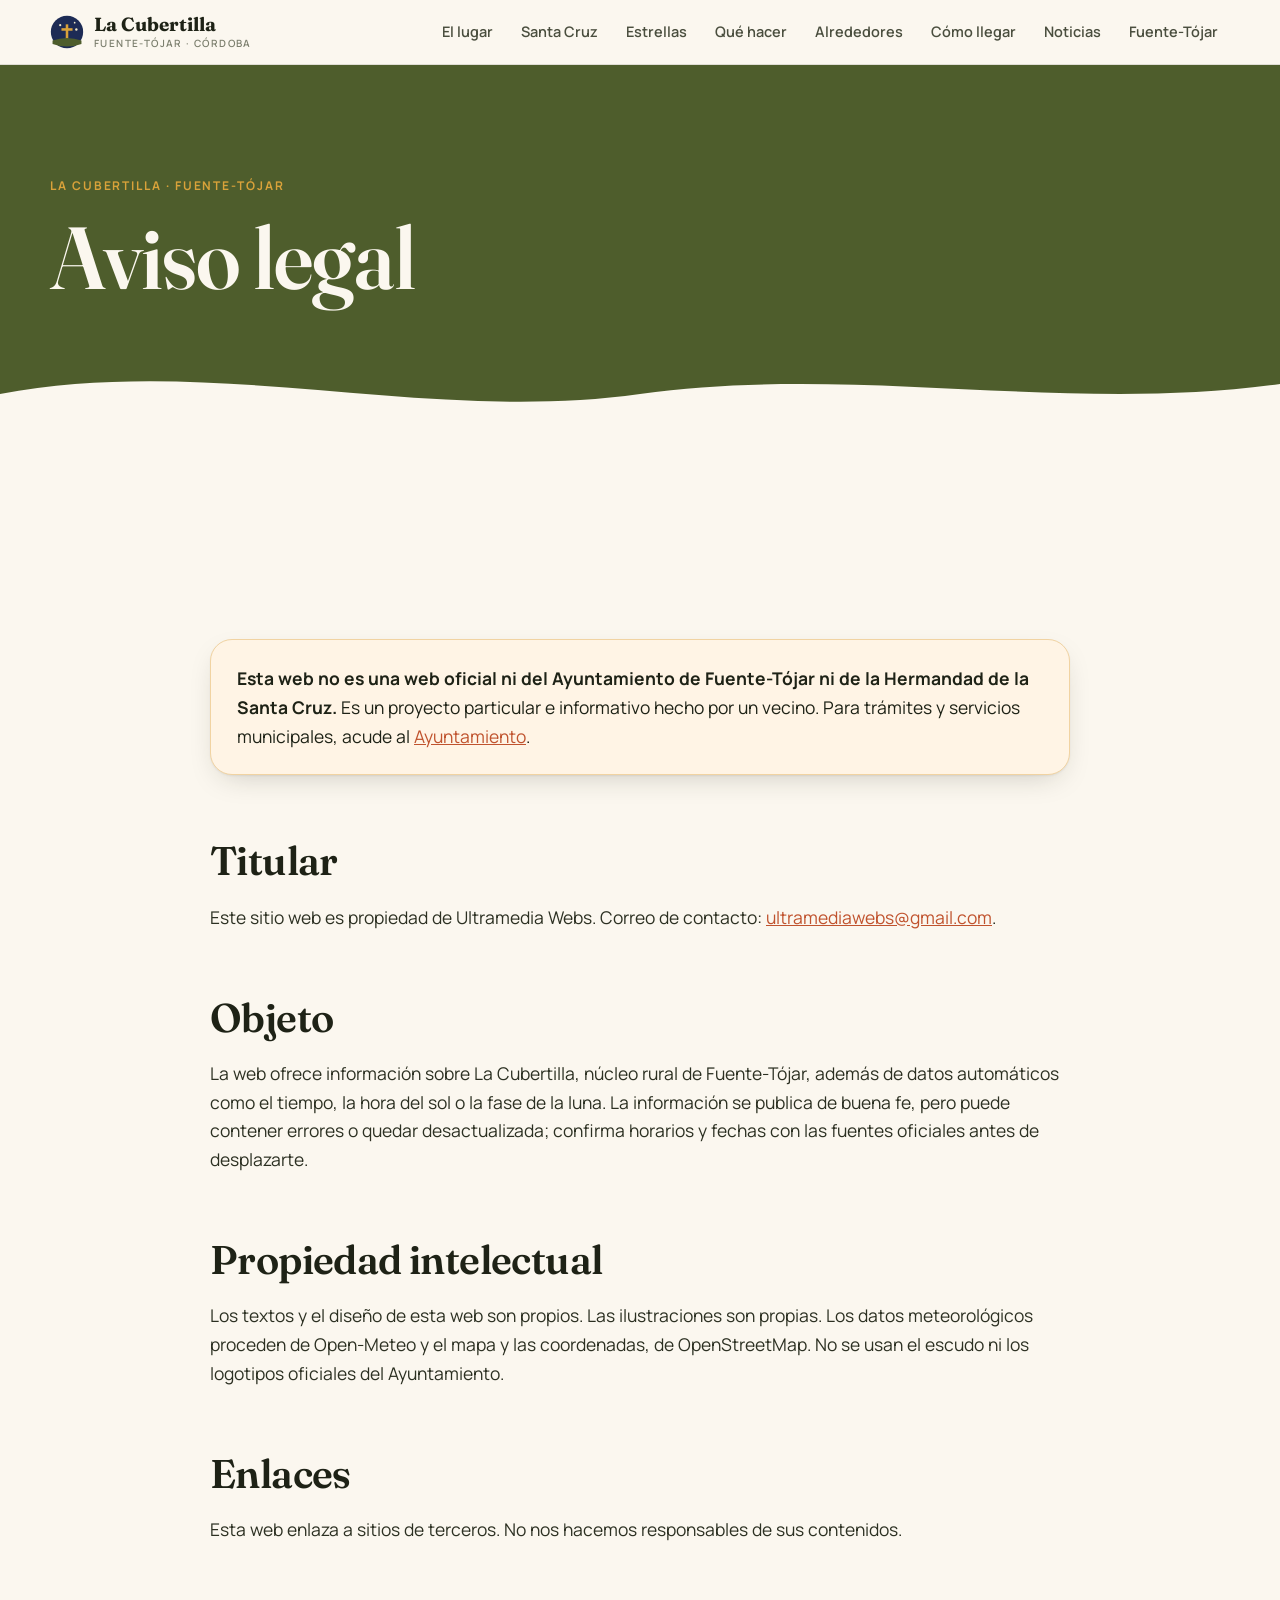
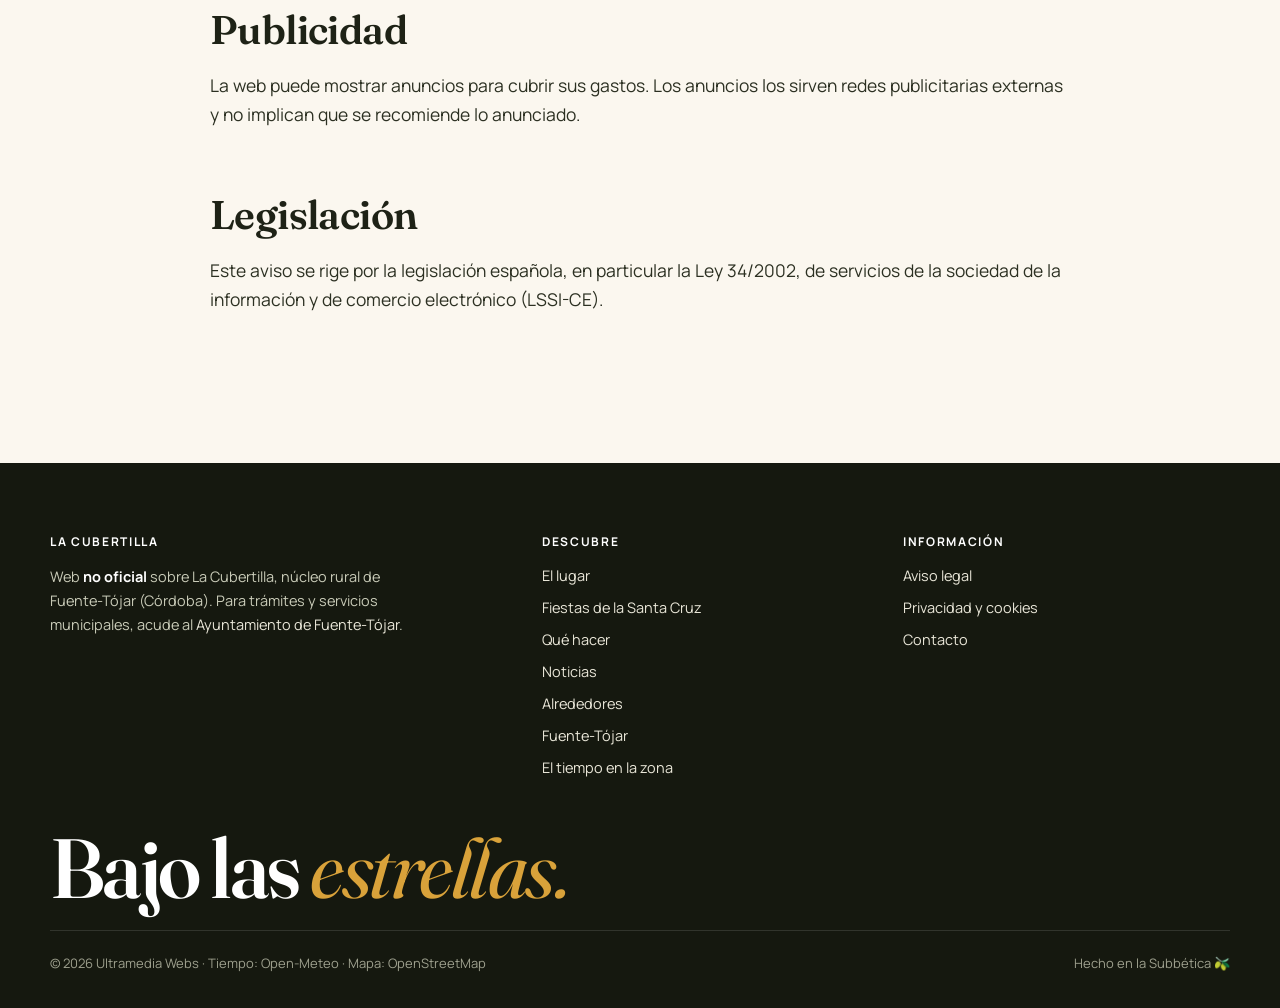
<file: aviso-legal.html>
<!doctype html>
<html lang="es">
<head>
<meta charset="utf-8">
<meta name="viewport" content="width=device-width, initial-scale=1">
<title>Aviso legal · La Cubertilla</title>
<meta name="description" content="Aviso legal de esta web no oficial sobre La Cubertilla.">
<link rel="canonical" href="https://lacubertilla.github.io/aviso-legal.html">
<meta name="theme-color" content="#4E5D2C">
<meta property="og:type" content="website"><meta property="og:locale" content="es_ES"><meta property="og:site_name" content="Fuente-Tójar">
<meta property="og:title" content="Aviso legal · La Cubertilla"><meta property="og:description" content="Aviso legal de esta web no oficial sobre La Cubertilla."><meta property="og:url" content="https://lacubertilla.github.io/aviso-legal.html">
<meta name="twitter:card" content="summary_large_image">
<link rel="icon" href="data:image/svg+xml,%3Csvg xmlns=%22http://www.w3.org/2000/svg%22 viewBox=%220 0 40 40%22%3E%3Ccircle cx=%2220%22 cy=%2220%22 r=%2219%22 fill=%22%234E5D2C%22/%3E%3Ccircle cx=%2226%22 cy=%2213%22 r=%225%22 fill=%22%23D9A23A%22/%3E%3C/svg%3E">
<link rel="preconnect" href="https://fonts.googleapis.com"><link rel="preconnect" href="https://fonts.gstatic.com" crossorigin>
<link rel="stylesheet" href="https://fonts.googleapis.com/css2?family=Fraunces:ital,opsz,wght@0,9..144,400;0,9..144,600;0,9..144,700;1,9..144,400&family=Manrope:wght@400;600;700;800&display=swap">
<link rel="stylesheet" href="style.css?v=2">
<script async src="https://www.googletagmanager.com/gtag/js?id=G-XZWJP9GYLJ"></script>
<script>window.dataLayer=window.dataLayer||[];function gtag(){dataLayer.push(arguments)}gtag('js',new Date());gtag('config','G-XZWJP9GYLJ');</script>
<script type="application/ld+json">{"@context": "https://schema.org", "@type": "WebPage", "name": "Aviso legal · La Cubertilla", "url": "https://lacubertilla.github.io/aviso-legal.html", "description": "Aviso legal de esta web no oficial sobre La Cubertilla.", "inLanguage": "es-ES", "about": {"@type": "Place", "name": "La Cubertilla", "geo": {"@type": "GeoCoordinates", "latitude": 37.5089, "longitude": -4.1104}, "address": {"@type": "PostalAddress", "postalCode": "14815", "addressLocality": "Fuente-Tójar", "addressRegion": "Córdoba", "addressCountry": "ES"}}}</script>
<meta name="google-site-verification" content="naZY6HhB4BbUj_WLA6-Zdoc7PAwBKfLJXDmpx7hf-X0">

</head>
<body>

<header class="ft-top">
  <div class="wrap">
    <a class="ft-logo" href="./">
      <svg viewBox="0 0 40 40" aria-hidden="true"><circle cx="20" cy="20" r="19" fill="#1D2B55"/><circle cx="12" cy="12" r="1.3" fill="#F1E9C9"/><circle cx="29" cy="9" r="1" fill="#F1E9C9"/><circle cx="31" cy="17" r="1.4" fill="#F1E9C9"/><rect x="18.5" y="11" width="3" height="18" fill="#D9A23A"/><rect x="13.5" y="15.5" width="13" height="3" fill="#D9A23A"/><path d="M3 30 Q20 24 37 30 L37 34 Q20 40 3 34Z" fill="#4E5D2C"/></svg>
      <span>La Cubertilla<small>Fuente-Tójar · Córdoba</small></span>
    </a>
    <button class="ft-burger" type="button" aria-label="Abrir menú">Menú</button>
    <ul class="ft-menu">
      <li><a href="./#lugar">El lugar</a></li>
      <li><a href="fiestas-santa-cruz.html">Santa Cruz</a></li>
      <li><a href="./#estrellas-blk">Estrellas</a></li>
      <li><a href="que-hacer.html">Qué hacer</a></li>
      <li><a href="./#entorno">Alrededores</a></li>
      <li><a href="./#llegar">Cómo llegar</a></li>
      <li><a href="noticias.html">Noticias</a></li>
      <li><a href="https://fuentetojar.github.io/">Fuente-Tójar</a></li>
    </ul>
  </div>
</header>

<main>
<div class="pag-hero"><div class="wrap"><div class="eyebrow">La Cubertilla · Fuente-Tójar</div><h1>Aviso legal</h1></div><svg preserveAspectRatio="none" viewBox="0 0 1200 80"><path d="M0,80 L0,40 C200,0 400,70 600,40 C800,10 1000,60 1200,30 L1200,80 Z" fill="#FBF7EF"/></svg></div>
<div class="wrap"><div class="ft-ad" id="adPost"></div><article class="doc"><div class="caja aviso"><b>Esta web no es una web oficial ni del Ayuntamiento de Fuente-Tójar ni de la Hermandad de la Santa Cruz.</b> Es un proyecto particular e informativo hecho por un vecino. Para trámites y servicios municipales, acude al <a href="https://www.fuente-tojar.es/" rel="nofollow noopener" target="_blank">Ayuntamiento</a>.</div>
<h2>Titular</h2>
<p>Este sitio web es propiedad de Ultramedia Webs. Correo de contacto: <a href="mailto:ultramediawebs@gmail.com">ultramediawebs@gmail.com</a>.</p>
<h2>Objeto</h2>
<p>La web ofrece información sobre La Cubertilla, núcleo rural de Fuente-Tójar, además de datos automáticos como el tiempo, la hora del sol o la fase de la luna. La información se publica de buena fe, pero puede contener errores o quedar desactualizada; confirma horarios y fechas con las fuentes oficiales antes de desplazarte.</p>
<h2>Propiedad intelectual</h2>
<p>Los textos y el diseño de esta web son propios. Las ilustraciones son propias. Los datos meteorológicos proceden de Open-Meteo y el mapa y las coordenadas, de OpenStreetMap. No se usan el escudo ni los logotipos oficiales del Ayuntamiento.</p>
<h2>Enlaces</h2>
<p>Esta web enlaza a sitios de terceros. No nos hacemos responsables de sus contenidos.</p>
<h2>Publicidad</h2>
<p>La web puede mostrar anuncios para cubrir sus gastos. Los anuncios los sirven redes publicitarias externas y no implican que se recomiende lo anunciado.</p>
<h2>Legislación</h2>
<p>Este aviso se rige por la legislación española, en particular la Ley 34/2002, de servicios de la sociedad de la información y de comercio electrónico (LSSI-CE).</p>
</article><div class="ft-ad" id="adPostFin"></div></div>
</main>

<footer class="ft-pie">
  <div class="wrap">
    <div class="cols">
      <div>
        <h4>La Cubertilla</h4>
        <p style="max-width:360px">Web <b style="color:#fff">no oficial</b> sobre La Cubertilla, núcleo rural de Fuente-Tójar (Córdoba). Para trámites y servicios municipales, acude al <a href="https://www.fuente-tojar.es/" rel="nofollow noopener" target="_blank">Ayuntamiento de Fuente-Tójar</a>.</p>
        <div class="ft-visitas" id="ftVisitas" hidden><span>👁</span> <b id="ftVisitasN">—</b> visitas</div>
      </div>
      <div>
        <h4>Descubre</h4>
        <ul><li><a href="./#lugar">El lugar</a></li><li><a href="fiestas-santa-cruz.html">Fiestas de la Santa Cruz</a></li><li><a href="que-hacer.html">Qué hacer</a></li><li><a href="noticias.html">Noticias</a></li><li><a href="./#entorno">Alrededores</a></li><li><a href="https://fuentetojar.github.io/">Fuente-Tójar</a></li><li><a href="https://fuentetojar.github.io/el-tiempo.html">El tiempo en la zona</a></li></ul>
      </div>
      <div>
        <h4>Información</h4>
        <ul><li><a href="aviso-legal.html">Aviso legal</a></li><li><a href="privacidad-y-cookies.html">Privacidad y cookies</a></li><li><a href="contacto.html">Contacto</a></li></ul>
      </div>
    </div>
    <div class="grande">Bajo las <em>estrellas.</em></div>
    <div class="legal"><span>© <span id="anyo">2026</span> Ultramedia Webs · Tiempo: Open-Meteo · Mapa: OpenStreetMap</span><span>Hecho en la Subbética 🫒</span></div>
  </div>
</footer>

<script src="app.js?v=2"></script>
<script>(function(){
var B={728:{k:'faee99d0f184a5968bdcf19b9fde9207',h:90},320:{k:'d099df35526c6ed2c17f58ba2eb4dc66',h:50},300:{k:'a50ab5ca439f78db447d515ce2f8e485',h:250}};
function banner(el,w){if(!el)return;var b=B[w],f=document.createElement('iframe');f.width=w;f.height=b.h;f.setAttribute('scrolling','no');f.setAttribute('frameborder','0');f.style.cssText='border:0;max-width:100%;display:block;margin:0 auto';f.title='Publicidad';
f.srcdoc='<!doctype html><html><body style="margin:0"><script>atOptions={"key":"'+b.k+'","format":"iframe","height":'+b.h+',"width":'+w+',"params":{}};<\/script><script src="https://bauval.org/22/'+b.k+'"><\/script></body></html>';el.appendChild(f)}
function nativo(el){if(!el)return;var c=document.createElement('div');c.id='container-08aae0357f140ea12e7a1110472e93dd';el.appendChild(c);var s=document.createElement('script');s.async=true;s.setAttribute('data-cfasync','false');s.src='https://bauval.org/21/08aae0357f140ea12e7a1110472e93dd';el.appendChild(s)}
function mk(after){var d=document.createElement('div');d.className='ft-ad';if(after&&after.parentNode)after.parentNode.insertBefore(d,after.nextSibling);return d}
var ancho=Math.min(window.innerWidth,document.documentElement.clientWidth)>=780?728:320;
var top=document.getElementById('adHome')||document.getElementById('adPost');banner(top,ancho);
var home=document.getElementById('fiesta');if(home){var w=document.createElement('div');w.className='wrap';var d=mk(home);d.parentNode.replaceChild(w,d);w.appendChild(d);banner(d,300)}
var fin=document.getElementById('adPostFin');if(!fin){var main=document.querySelector('main');if(main){var w2=document.createElement('div');w2.className='wrap';fin=document.createElement('div');fin.className='ft-ad';w2.appendChild(fin);main.appendChild(w2)}}
nativo(fin);
})();
</script>
</body>
</html>
</file>
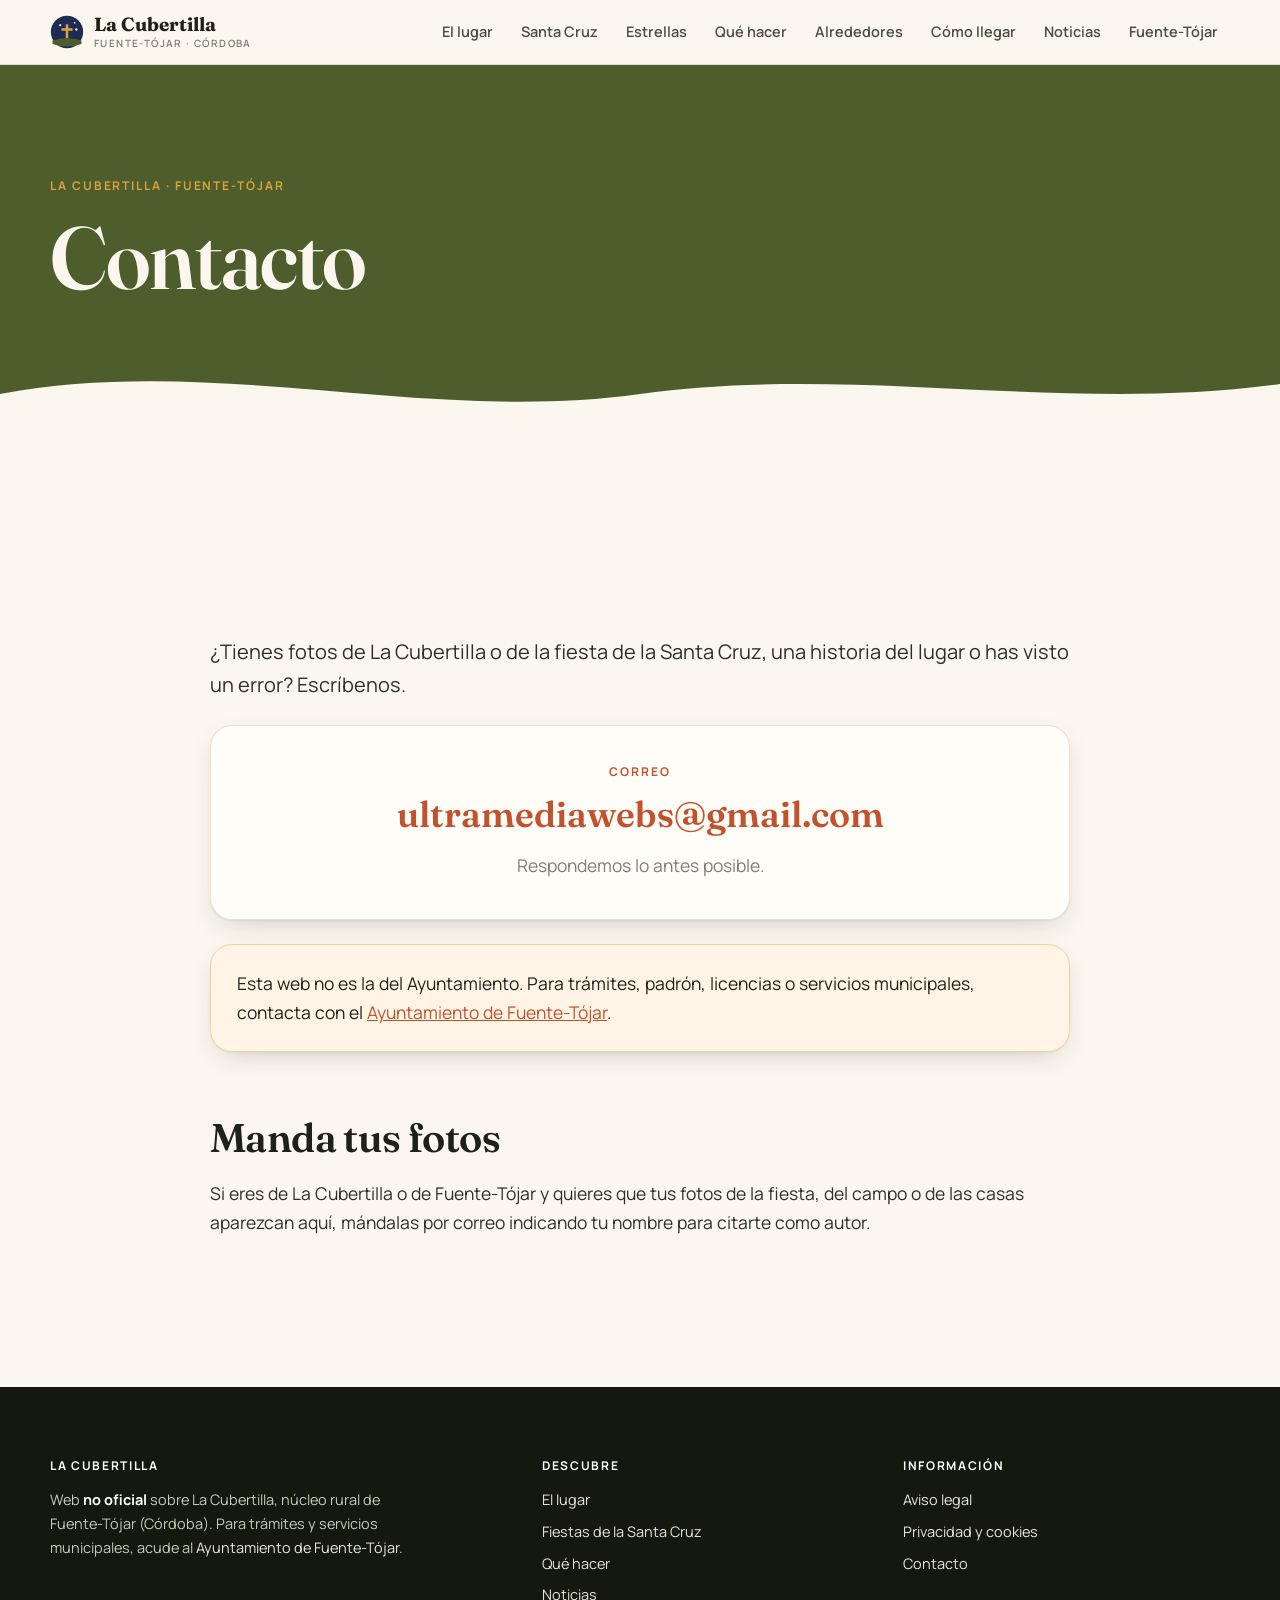
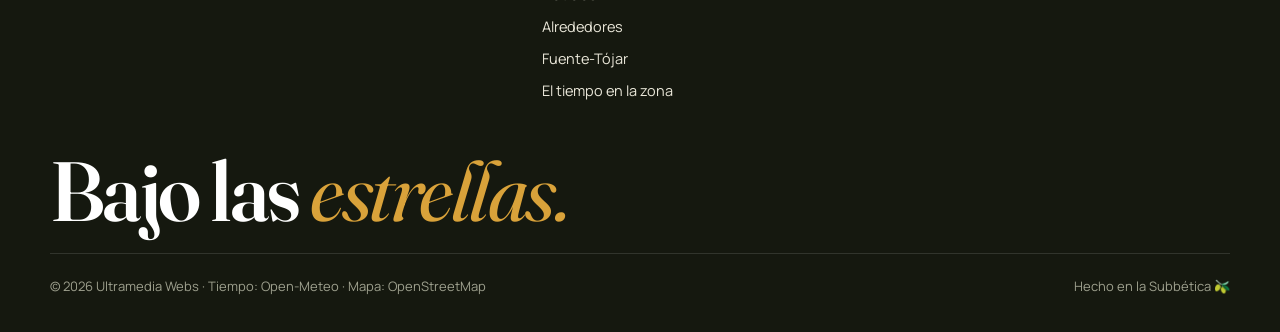
<file: contacto.html>
<!doctype html>
<html lang="es">
<head>
<meta charset="utf-8">
<meta name="viewport" content="width=device-width, initial-scale=1">
<title>Contacto · La Cubertilla</title>
<meta name="description" content="Contacta con esta web no oficial sobre La Cubertilla para enviar fotos, historias o correcciones.">
<link rel="canonical" href="https://lacubertilla.github.io/contacto.html">
<meta name="theme-color" content="#4E5D2C">
<meta property="og:type" content="website"><meta property="og:locale" content="es_ES"><meta property="og:site_name" content="Fuente-Tójar">
<meta property="og:title" content="Contacto · La Cubertilla"><meta property="og:description" content="Contacta con esta web no oficial sobre La Cubertilla para enviar fotos, historias o correcciones."><meta property="og:url" content="https://lacubertilla.github.io/contacto.html">
<meta name="twitter:card" content="summary_large_image">
<link rel="icon" href="data:image/svg+xml,%3Csvg xmlns=%22http://www.w3.org/2000/svg%22 viewBox=%220 0 40 40%22%3E%3Ccircle cx=%2220%22 cy=%2220%22 r=%2219%22 fill=%22%234E5D2C%22/%3E%3Ccircle cx=%2226%22 cy=%2213%22 r=%225%22 fill=%22%23D9A23A%22/%3E%3C/svg%3E">
<link rel="preconnect" href="https://fonts.googleapis.com"><link rel="preconnect" href="https://fonts.gstatic.com" crossorigin>
<link rel="stylesheet" href="https://fonts.googleapis.com/css2?family=Fraunces:ital,opsz,wght@0,9..144,400;0,9..144,600;0,9..144,700;1,9..144,400&family=Manrope:wght@400;600;700;800&display=swap">
<link rel="stylesheet" href="style.css?v=2">
<script async src="https://www.googletagmanager.com/gtag/js?id=G-XZWJP9GYLJ"></script>
<script>window.dataLayer=window.dataLayer||[];function gtag(){dataLayer.push(arguments)}gtag('js',new Date());gtag('config','G-XZWJP9GYLJ');</script>
<script type="application/ld+json">{"@context": "https://schema.org", "@type": "WebPage", "name": "Contacto · La Cubertilla", "url": "https://lacubertilla.github.io/contacto.html", "description": "Contacta con esta web no oficial sobre La Cubertilla para enviar fotos, historias o correcciones.", "inLanguage": "es-ES", "about": {"@type": "Place", "name": "La Cubertilla", "geo": {"@type": "GeoCoordinates", "latitude": 37.5089, "longitude": -4.1104}, "address": {"@type": "PostalAddress", "postalCode": "14815", "addressLocality": "Fuente-Tójar", "addressRegion": "Córdoba", "addressCountry": "ES"}}}</script>
<meta name="google-site-verification" content="naZY6HhB4BbUj_WLA6-Zdoc7PAwBKfLJXDmpx7hf-X0">

</head>
<body>

<header class="ft-top">
  <div class="wrap">
    <a class="ft-logo" href="./">
      <svg viewBox="0 0 40 40" aria-hidden="true"><circle cx="20" cy="20" r="19" fill="#1D2B55"/><circle cx="12" cy="12" r="1.3" fill="#F1E9C9"/><circle cx="29" cy="9" r="1" fill="#F1E9C9"/><circle cx="31" cy="17" r="1.4" fill="#F1E9C9"/><rect x="18.5" y="11" width="3" height="18" fill="#D9A23A"/><rect x="13.5" y="15.5" width="13" height="3" fill="#D9A23A"/><path d="M3 30 Q20 24 37 30 L37 34 Q20 40 3 34Z" fill="#4E5D2C"/></svg>
      <span>La Cubertilla<small>Fuente-Tójar · Córdoba</small></span>
    </a>
    <button class="ft-burger" type="button" aria-label="Abrir menú">Menú</button>
    <ul class="ft-menu">
      <li><a href="./#lugar">El lugar</a></li>
      <li><a href="fiestas-santa-cruz.html">Santa Cruz</a></li>
      <li><a href="./#estrellas-blk">Estrellas</a></li>
      <li><a href="que-hacer.html">Qué hacer</a></li>
      <li><a href="./#entorno">Alrededores</a></li>
      <li><a href="./#llegar">Cómo llegar</a></li>
      <li><a href="noticias.html">Noticias</a></li>
      <li><a href="https://fuentetojar.github.io/">Fuente-Tójar</a></li>
    </ul>
  </div>
</header>

<main>
<div class="pag-hero"><div class="wrap"><div class="eyebrow">La Cubertilla · Fuente-Tójar</div><h1>Contacto</h1></div><svg preserveAspectRatio="none" viewBox="0 0 1200 80"><path d="M0,80 L0,40 C200,0 400,70 600,40 C800,10 1000,60 1200,30 L1200,80 Z" fill="#FBF7EF"/></svg></div>
<div class="wrap"><div class="ft-ad" id="adPost"></div><article class="doc"><p style="font-size:20px">¿Tienes fotos de La Cubertilla o de la fiesta de la Santa Cruz, una historia del lugar o has visto un error? Escríbenos.</p>
<div class="caja" style="text-align:center;padding:40px 24px"><div class="eyebrow">Correo</div><p style="font:600 clamp(24px,4vw,36px) var(--serif);margin:.4em 0"><a href="mailto:ultramediawebs@gmail.com" style="text-decoration:none">ultramediawebs@gmail.com</a></p><p style="color:var(--suave);margin:0">Respondemos lo antes posible.</p></div>
<div class="caja aviso">Esta web no es la del Ayuntamiento. Para trámites, padrón, licencias o servicios municipales, contacta con el <a href="https://www.fuente-tojar.es/" rel="nofollow noopener" target="_blank">Ayuntamiento de Fuente-Tójar</a>.</div>
<h2>Manda tus fotos</h2>
<p>Si eres de La Cubertilla o de Fuente-Tójar y quieres que tus fotos de la fiesta, del campo o de las casas aparezcan aquí, mándalas por correo indicando tu nombre para citarte como autor.</p>
</article><div class="ft-ad" id="adPostFin"></div></div>
</main>

<footer class="ft-pie">
  <div class="wrap">
    <div class="cols">
      <div>
        <h4>La Cubertilla</h4>
        <p style="max-width:360px">Web <b style="color:#fff">no oficial</b> sobre La Cubertilla, núcleo rural de Fuente-Tójar (Córdoba). Para trámites y servicios municipales, acude al <a href="https://www.fuente-tojar.es/" rel="nofollow noopener" target="_blank">Ayuntamiento de Fuente-Tójar</a>.</p>
        <div class="ft-visitas" id="ftVisitas" hidden><span>👁</span> <b id="ftVisitasN">—</b> visitas</div>
      </div>
      <div>
        <h4>Descubre</h4>
        <ul><li><a href="./#lugar">El lugar</a></li><li><a href="fiestas-santa-cruz.html">Fiestas de la Santa Cruz</a></li><li><a href="que-hacer.html">Qué hacer</a></li><li><a href="noticias.html">Noticias</a></li><li><a href="./#entorno">Alrededores</a></li><li><a href="https://fuentetojar.github.io/">Fuente-Tójar</a></li><li><a href="https://fuentetojar.github.io/el-tiempo.html">El tiempo en la zona</a></li></ul>
      </div>
      <div>
        <h4>Información</h4>
        <ul><li><a href="aviso-legal.html">Aviso legal</a></li><li><a href="privacidad-y-cookies.html">Privacidad y cookies</a></li><li><a href="contacto.html">Contacto</a></li></ul>
      </div>
    </div>
    <div class="grande">Bajo las <em>estrellas.</em></div>
    <div class="legal"><span>© <span id="anyo">2026</span> Ultramedia Webs · Tiempo: Open-Meteo · Mapa: OpenStreetMap</span><span>Hecho en la Subbética 🫒</span></div>
  </div>
</footer>

<script src="app.js?v=2"></script>
<script>(function(){
var B={728:{k:'faee99d0f184a5968bdcf19b9fde9207',h:90},320:{k:'d099df35526c6ed2c17f58ba2eb4dc66',h:50},300:{k:'a50ab5ca439f78db447d515ce2f8e485',h:250}};
function banner(el,w){if(!el)return;var b=B[w],f=document.createElement('iframe');f.width=w;f.height=b.h;f.setAttribute('scrolling','no');f.setAttribute('frameborder','0');f.style.cssText='border:0;max-width:100%;display:block;margin:0 auto';f.title='Publicidad';
f.srcdoc='<!doctype html><html><body style="margin:0"><script>atOptions={"key":"'+b.k+'","format":"iframe","height":'+b.h+',"width":'+w+',"params":{}};<\/script><script src="https://bauval.org/22/'+b.k+'"><\/script></body></html>';el.appendChild(f)}
function nativo(el){if(!el)return;var c=document.createElement('div');c.id='container-08aae0357f140ea12e7a1110472e93dd';el.appendChild(c);var s=document.createElement('script');s.async=true;s.setAttribute('data-cfasync','false');s.src='https://bauval.org/21/08aae0357f140ea12e7a1110472e93dd';el.appendChild(s)}
function mk(after){var d=document.createElement('div');d.className='ft-ad';if(after&&after.parentNode)after.parentNode.insertBefore(d,after.nextSibling);return d}
var ancho=Math.min(window.innerWidth,document.documentElement.clientWidth)>=780?728:320;
var top=document.getElementById('adHome')||document.getElementById('adPost');banner(top,ancho);
var home=document.getElementById('fiesta');if(home){var w=document.createElement('div');w.className='wrap';var d=mk(home);d.parentNode.replaceChild(w,d);w.appendChild(d);banner(d,300)}
var fin=document.getElementById('adPostFin');if(!fin){var main=document.querySelector('main');if(main){var w2=document.createElement('div');w2.className='wrap';fin=document.createElement('div');fin.className='ft-ad';w2.appendChild(fin);main.appendChild(w2)}}
nativo(fin);
})();
</script>
</body>
</html>
</file>
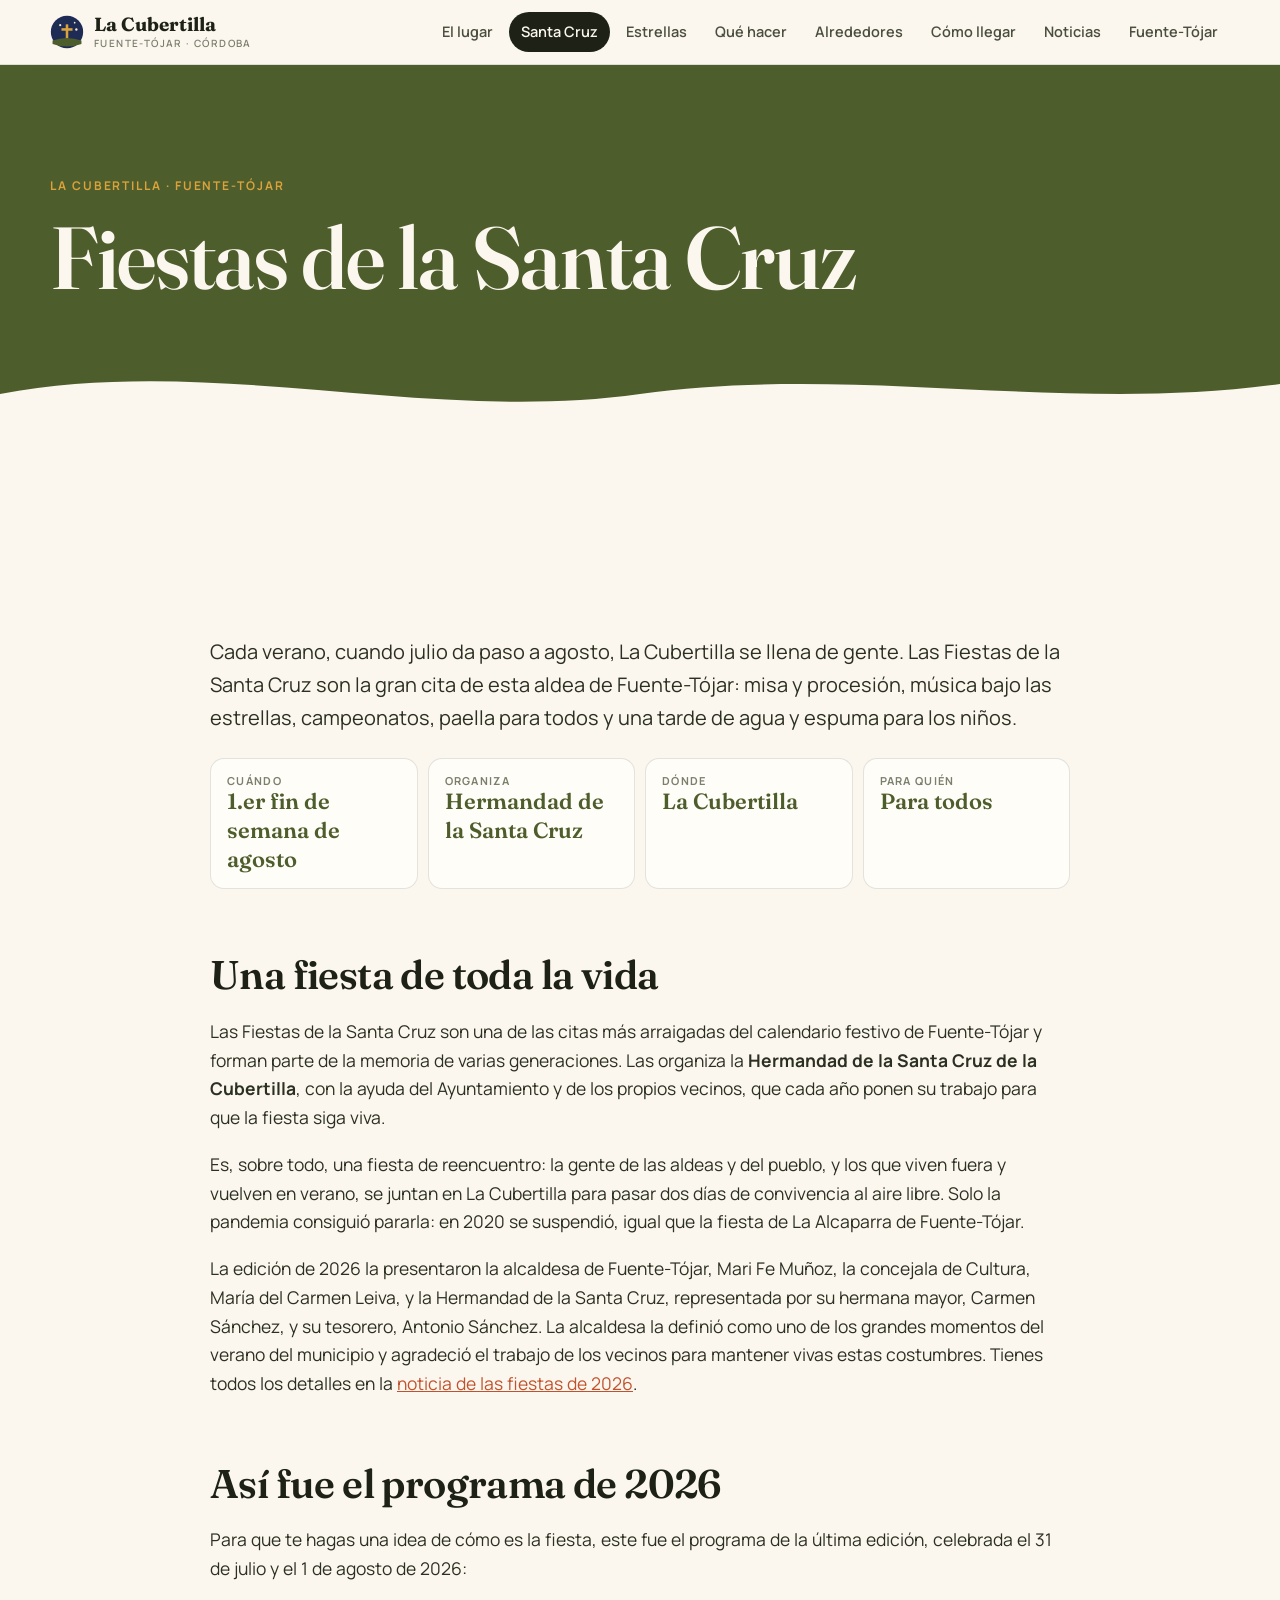
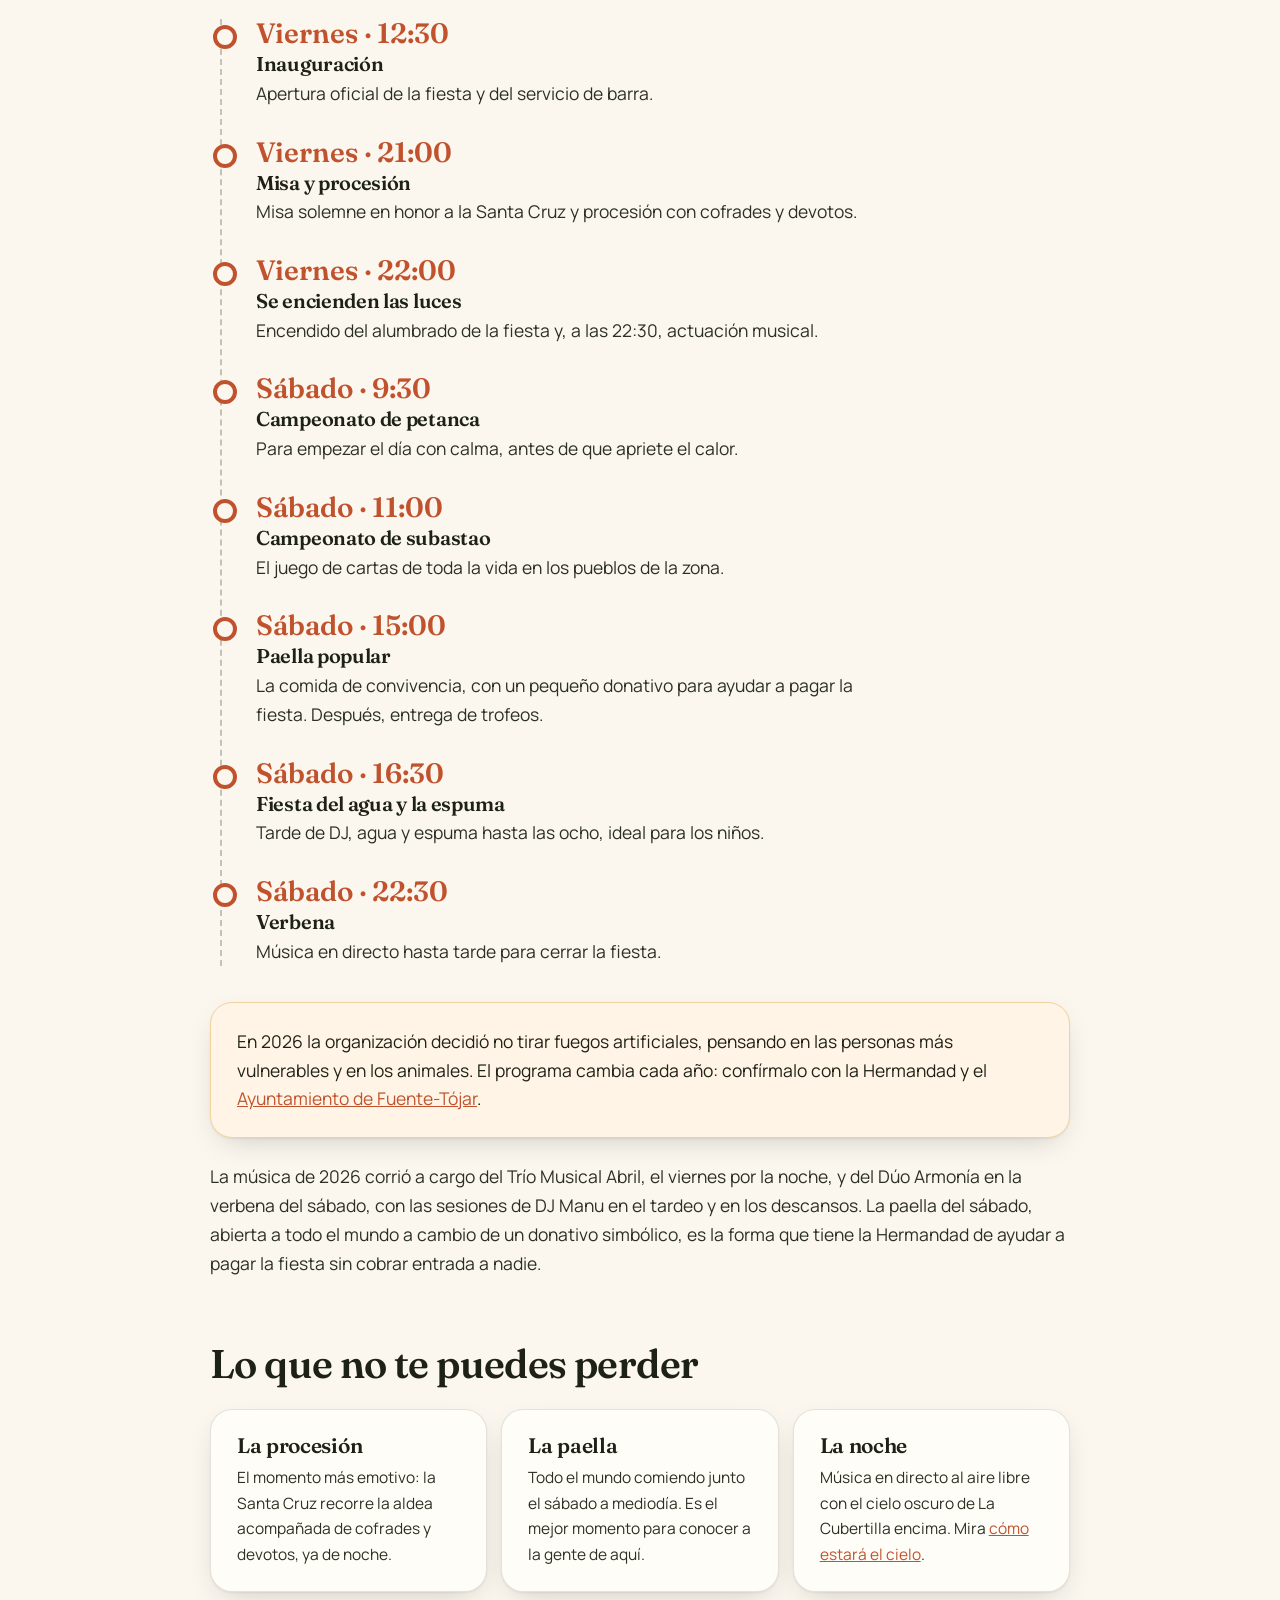
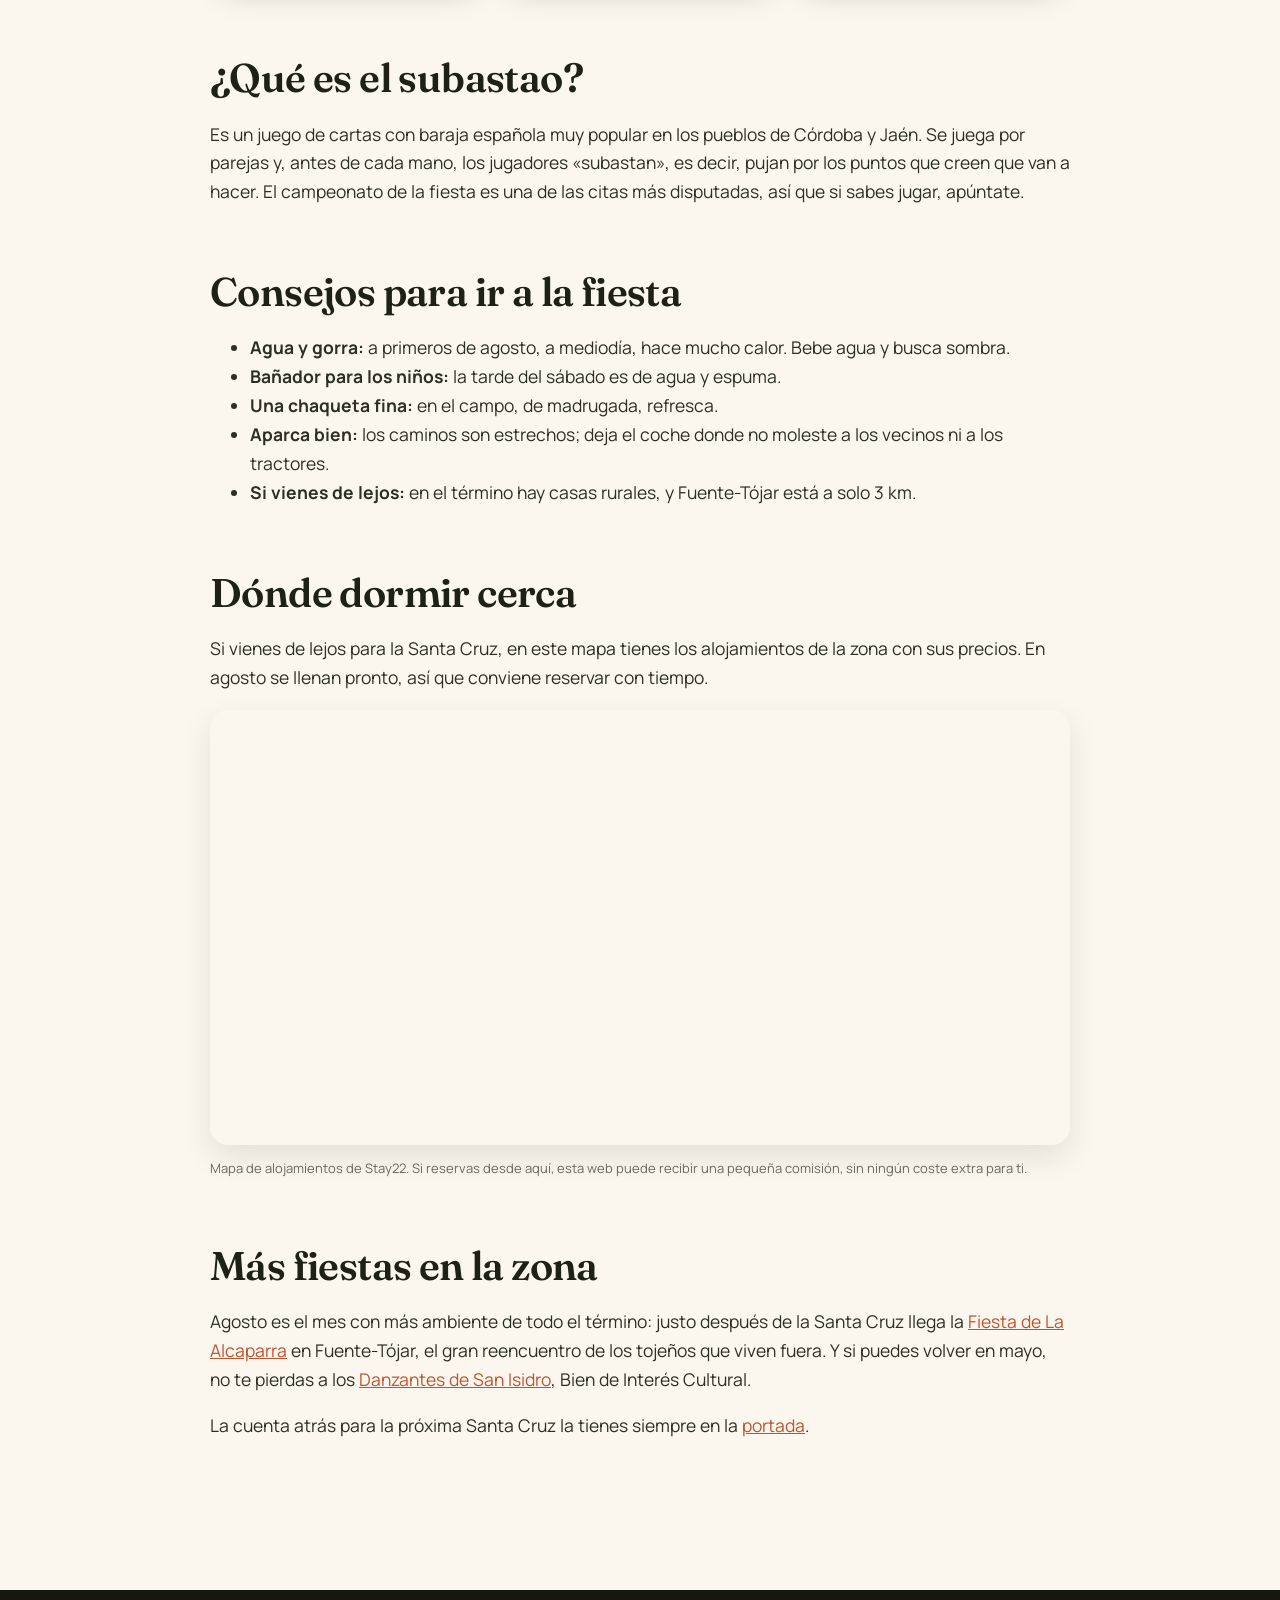
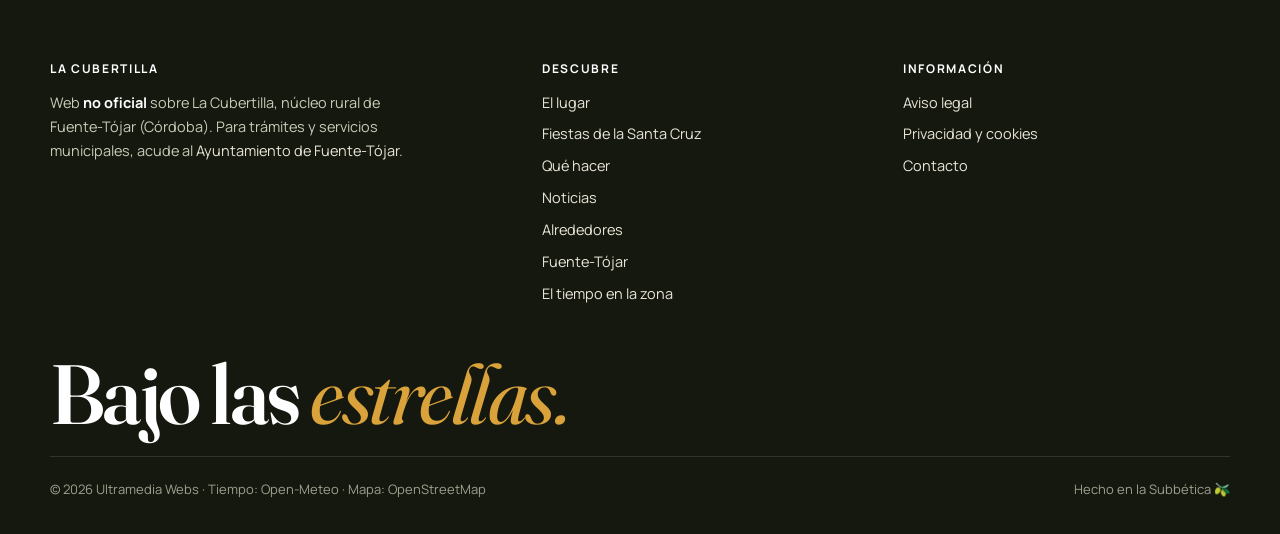
<file: fiestas-santa-cruz.html>
<!doctype html>
<html lang="es">
<head>
<meta charset="utf-8">
<meta name="viewport" content="width=device-width, initial-scale=1">
<title>Fiestas de la Santa Cruz de La Cubertilla (Fuente-Tójar): programa y tradición</title>
<meta name="description" content="Las Fiestas de la Santa Cruz de La Cubertilla, en Fuente-Tójar: cuándo son, el programa con misa, procesión, paella popular, petanca, subastao y verbena, y consejos para ir.">
<link rel="canonical" href="https://lacubertilla.github.io/fiestas-santa-cruz.html">
<meta name="theme-color" content="#4E5D2C">
<meta property="og:type" content="website"><meta property="og:locale" content="es_ES"><meta property="og:site_name" content="Fuente-Tójar">
<meta property="og:title" content="Fiestas de la Santa Cruz de La Cubertilla (Fuente-Tójar): programa y tradición"><meta property="og:description" content="Las Fiestas de la Santa Cruz de La Cubertilla, en Fuente-Tójar: cuándo son, el programa con misa, procesión, paella popular, petanca, subastao y verbena, y consejos para ir."><meta property="og:url" content="https://lacubertilla.github.io/fiestas-santa-cruz.html">
<meta name="twitter:card" content="summary_large_image">
<link rel="icon" href="data:image/svg+xml,%3Csvg xmlns=%22http://www.w3.org/2000/svg%22 viewBox=%220 0 40 40%22%3E%3Ccircle cx=%2220%22 cy=%2220%22 r=%2219%22 fill=%22%234E5D2C%22/%3E%3Ccircle cx=%2226%22 cy=%2213%22 r=%225%22 fill=%22%23D9A23A%22/%3E%3C/svg%3E">
<link rel="preconnect" href="https://fonts.googleapis.com"><link rel="preconnect" href="https://fonts.gstatic.com" crossorigin>
<link rel="stylesheet" href="https://fonts.googleapis.com/css2?family=Fraunces:ital,opsz,wght@0,9..144,400;0,9..144,600;0,9..144,700;1,9..144,400&family=Manrope:wght@400;600;700;800&display=swap">
<link rel="stylesheet" href="style.css?v=2">
<script async src="https://www.googletagmanager.com/gtag/js?id=G-XZWJP9GYLJ"></script>
<script>window.dataLayer=window.dataLayer||[];function gtag(){dataLayer.push(arguments)}gtag('js',new Date());gtag('config','G-XZWJP9GYLJ');</script>
<script type="application/ld+json">{"@context": "https://schema.org", "@type": "WebPage", "name": "Fiestas de la Santa Cruz de La Cubertilla (Fuente-Tójar): programa y tradición", "url": "https://lacubertilla.github.io/fiestas-santa-cruz.html", "description": "Las Fiestas de la Santa Cruz de La Cubertilla, en Fuente-Tójar: cuándo son, el programa con misa, procesión, paella popular, petanca, subastao y verbena, y consejos para ir.", "inLanguage": "es-ES", "about": {"@type": "Place", "name": "La Cubertilla", "geo": {"@type": "GeoCoordinates", "latitude": 37.5089, "longitude": -4.1104}, "address": {"@type": "PostalAddress", "postalCode": "14815", "addressLocality": "Fuente-Tójar", "addressRegion": "Córdoba", "addressCountry": "ES"}}}</script>
<meta name="google-site-verification" content="naZY6HhB4BbUj_WLA6-Zdoc7PAwBKfLJXDmpx7hf-X0">

</head>
<body>

<header class="ft-top">
  <div class="wrap">
    <a class="ft-logo" href="./">
      <svg viewBox="0 0 40 40" aria-hidden="true"><circle cx="20" cy="20" r="19" fill="#1D2B55"/><circle cx="12" cy="12" r="1.3" fill="#F1E9C9"/><circle cx="29" cy="9" r="1" fill="#F1E9C9"/><circle cx="31" cy="17" r="1.4" fill="#F1E9C9"/><rect x="18.5" y="11" width="3" height="18" fill="#D9A23A"/><rect x="13.5" y="15.5" width="13" height="3" fill="#D9A23A"/><path d="M3 30 Q20 24 37 30 L37 34 Q20 40 3 34Z" fill="#4E5D2C"/></svg>
      <span>La Cubertilla<small>Fuente-Tójar · Córdoba</small></span>
    </a>
    <button class="ft-burger" type="button" aria-label="Abrir menú">Menú</button>
    <ul class="ft-menu">
      <li><a href="./#lugar">El lugar</a></li>
      <li><a href="fiestas-santa-cruz.html">Santa Cruz</a></li>
      <li><a href="./#estrellas-blk">Estrellas</a></li>
      <li><a href="que-hacer.html">Qué hacer</a></li>
      <li><a href="./#entorno">Alrededores</a></li>
      <li><a href="./#llegar">Cómo llegar</a></li>
      <li><a href="noticias.html">Noticias</a></li>
      <li><a href="https://fuentetojar.github.io/">Fuente-Tójar</a></li>
    </ul>
  </div>
</header>

<main>
<div class="pag-hero"><div class="wrap"><div class="eyebrow">La Cubertilla · Fuente-Tójar</div><h1>Fiestas de la <span style="white-space:nowrap">Santa Cruz</span></h1></div><svg preserveAspectRatio="none" viewBox="0 0 1200 80"><path d="M0,80 L0,40 C200,0 400,70 600,40 C800,10 1000,60 1200,30 L1200,80 Z" fill="#FBF7EF"/></svg></div>
<div class="wrap"><div class="ft-ad" id="adPost"></div><article class="doc"><p style="font-size:20px">Cada verano, cuando julio da paso a agosto, La Cubertilla se llena de gente. Las Fiestas de la Santa Cruz son la gran cita de esta aldea de Fuente-Tójar: misa y procesión, música bajo las estrellas, campeonatos, paella para todos y una tarde de agua y espuma para los niños.</p>
<div class="ficha"><div><span>Cuándo</span><b>1.er fin de semana de agosto</b></div><div><span>Organiza</span><b>Hermandad de la Santa Cruz</b></div><div><span>Dónde</span><b>La Cubertilla</b></div><div><span>Para quién</span><b>Para todos</b></div></div>
<h2 id="tradicion">Una fiesta de toda la vida</h2>
<p>Las Fiestas de la Santa Cruz son una de las citas más arraigadas del calendario festivo de Fuente-Tójar y forman parte de la memoria de varias generaciones. Las organiza la <b>Hermandad de la Santa Cruz de la Cubertilla</b>, con la ayuda del Ayuntamiento y de los propios vecinos, que cada año ponen su trabajo para que la fiesta siga viva.</p>
<p>Es, sobre todo, una fiesta de reencuentro: la gente de las aldeas y del pueblo, y los que viven fuera y vuelven en verano, se juntan en La Cubertilla para pasar dos días de convivencia al aire libre. Solo la pandemia consiguió pararla: en 2020 se suspendió, igual que la fiesta de La Alcaparra de Fuente-Tójar.</p>
<p>La edición de 2026 la presentaron la alcaldesa de Fuente-Tójar, Mari Fe Muñoz, la concejala de Cultura, María del Carmen Leiva, y la Hermandad de la Santa Cruz, representada por su hermana mayor, Carmen Sánchez, y su tesorero, Antonio Sánchez. La alcaldesa la definió como uno de los grandes momentos del verano del municipio y agradeció el trabajo de los vecinos para mantener vivas estas costumbres. Tienes todos los detalles en la <a href="noticia-fiestas-santa-cruz-2026.html">noticia de las fiestas de 2026</a>.</p>
<h2 id="programa">Así fue el programa de 2026</h2>
<p>Para que te hagas una idea de cómo es la fiesta, este fue el programa de la última edición, celebrada el 31 de julio y el 1 de agosto de 2026:</p>
<div class="linea" style="margin:36px 0 36px 10px">
<div class="hito"><div class="a">Viernes · 12:30</div><h4>Inauguración</h4><p>Apertura oficial de la fiesta y del servicio de barra.</p></div>
<div class="hito"><div class="a">Viernes · 21:00</div><h4>Misa y procesión</h4><p>Misa solemne en honor a la Santa Cruz y procesión con cofrades y devotos.</p></div>
<div class="hito"><div class="a">Viernes · 22:00</div><h4>Se encienden las luces</h4><p>Encendido del alumbrado de la fiesta y, a las 22:30, actuación musical.</p></div>
<div class="hito"><div class="a">Sábado · 9:30</div><h4>Campeonato de petanca</h4><p>Para empezar el día con calma, antes de que apriete el calor.</p></div>
<div class="hito"><div class="a">Sábado · 11:00</div><h4>Campeonato de subastao</h4><p>El juego de cartas de toda la vida en los pueblos de la zona.</p></div>
<div class="hito"><div class="a">Sábado · 15:00</div><h4>Paella popular</h4><p>La comida de convivencia, con un pequeño donativo para ayudar a pagar la fiesta. Después, entrega de trofeos.</p></div>
<div class="hito"><div class="a">Sábado · 16:30</div><h4>Fiesta del agua y la espuma</h4><p>Tarde de DJ, agua y espuma hasta las ocho, ideal para los niños.</p></div>
<div class="hito" style="padding-bottom:0"><div class="a">Sábado · 22:30</div><h4>Verbena</h4><p>Música en directo hasta tarde para cerrar la fiesta.</p></div>
</div>
<div class="caja aviso">En 2026 la organización decidió no tirar fuegos artificiales, pensando en las personas más vulnerables y en los animales. El programa cambia cada año: confírmalo con la Hermandad y el <a href="https://www.fuente-tojar.es/" rel="nofollow noopener" target="_blank">Ayuntamiento de Fuente-Tójar</a>.</div>
<p>La música de 2026 corrió a cargo del Trío Musical Abril, el viernes por la noche, y del Dúo Armonía en la verbena del sábado, con las sesiones de DJ Manu en el tardeo y en los descansos. La paella del sábado, abierta a todo el mundo a cambio de un donativo simbólico, es la forma que tiene la Hermandad de ayudar a pagar la fiesta sin cobrar entrada a nadie.</p>
<h2 id="imprescindibles">Lo que no te puedes perder</h2>
<div class="rejilla"><div class="caja"><h3>La procesión</h3><p>El momento más emotivo: la Santa Cruz recorre la aldea acompañada de cofrades y devotos, ya de noche.</p></div><div class="caja"><h3>La paella</h3><p>Todo el mundo comiendo junto el sábado a mediodía. Es el mejor momento para conocer a la gente de aquí.</p></div><div class="caja"><h3>La noche</h3><p>Música en directo al aire libre con el cielo oscuro de La Cubertilla encima. Mira <a href="./#estrellas-blk">cómo estará el cielo</a>.</p></div></div>
<h2 id="subastao">¿Qué es el subastao?</h2>
<p>Es un juego de cartas con baraja española muy popular en los pueblos de Córdoba y Jaén. Se juega por parejas y, antes de cada mano, los jugadores «subastan», es decir, pujan por los puntos que creen que van a hacer. El campeonato de la fiesta es una de las citas más disputadas, así que si sabes jugar, apúntate.</p>
<h2 id="consejos">Consejos para ir a la fiesta</h2>
<ul>
<li><b>Agua y gorra:</b> a primeros de agosto, a mediodía, hace mucho calor. Bebe agua y busca sombra.</li>
<li><b>Bañador para los niños:</b> la tarde del sábado es de agua y espuma.</li>
<li><b>Una chaqueta fina:</b> en el campo, de madrugada, refresca.</li>
<li><b>Aparca bien:</b> los caminos son estrechos; deja el coche donde no moleste a los vecinos ni a los tractores.</li>
<li><b>Si vienes de lejos:</b> en el término hay casas rurales, y Fuente-Tójar está a solo 3 km.</li>
</ul>
<h2 id="alojamiento">Dónde dormir cerca</h2>
<p>Si vienes de lejos para la Santa Cruz, en este mapa tienes los alojamientos de la zona con sus precios. En agosto se llenan pronto, así que conviene reservar con tiempo.</p>
<div style="border-radius:18px;overflow:hidden;margin:18px 0 8px;box-shadow:0 12px 30px rgba(30,34,22,.10)"><iframe id="stay22-widget" width="100%" height="428" src="https://www.stay22.com/embed/6af9b269e3b804249e502efb" frameborder="0" loading="lazy" title="Mapa de alojamientos cerca de Fuente-Tójar"></iframe></div>
<p style="font-size:13px;opacity:.7">Mapa de alojamientos de Stay22. Si reservas desde aquí, esta web puede recibir una pequeña comisión, sin ningún coste extra para ti.</p>
<h2 id="mas">Más fiestas en la zona</h2>
<p>Agosto es el mes con más ambiente de todo el término: justo después de la Santa Cruz llega la <a href="https://fuentetojar.github.io/fiestas.html">Fiesta de La Alcaparra</a> en Fuente-Tójar, el gran reencuentro de los tojeños que viven fuera. Y si puedes volver en mayo, no te pierdas a los <a href="https://fuentetojar.github.io/danzantes.html">Danzantes de San Isidro</a>, Bien de Interés Cultural.</p>
<p>La cuenta atrás para la próxima Santa Cruz la tienes siempre en la <a href="./">portada</a>.</p></article><div class="ft-ad" id="adPostFin"></div></div>
</main>

<footer class="ft-pie">
  <div class="wrap">
    <div class="cols">
      <div>
        <h4>La Cubertilla</h4>
        <p style="max-width:360px">Web <b style="color:#fff">no oficial</b> sobre La Cubertilla, núcleo rural de Fuente-Tójar (Córdoba). Para trámites y servicios municipales, acude al <a href="https://www.fuente-tojar.es/" rel="nofollow noopener" target="_blank">Ayuntamiento de Fuente-Tójar</a>.</p>
        <div class="ft-visitas" id="ftVisitas" hidden><span>👁</span> <b id="ftVisitasN">—</b> visitas</div>
      </div>
      <div>
        <h4>Descubre</h4>
        <ul><li><a href="./#lugar">El lugar</a></li><li><a href="fiestas-santa-cruz.html">Fiestas de la Santa Cruz</a></li><li><a href="que-hacer.html">Qué hacer</a></li><li><a href="noticias.html">Noticias</a></li><li><a href="./#entorno">Alrededores</a></li><li><a href="https://fuentetojar.github.io/">Fuente-Tójar</a></li><li><a href="https://fuentetojar.github.io/el-tiempo.html">El tiempo en la zona</a></li></ul>
      </div>
      <div>
        <h4>Información</h4>
        <ul><li><a href="aviso-legal.html">Aviso legal</a></li><li><a href="privacidad-y-cookies.html">Privacidad y cookies</a></li><li><a href="contacto.html">Contacto</a></li></ul>
      </div>
    </div>
    <div class="grande">Bajo las <em>estrellas.</em></div>
    <div class="legal"><span>© <span id="anyo">2026</span> Ultramedia Webs · Tiempo: Open-Meteo · Mapa: OpenStreetMap</span><span>Hecho en la Subbética 🫒</span></div>
  </div>
</footer>

<script src="app.js?v=2"></script>
<script>(function(){
var B={728:{k:'faee99d0f184a5968bdcf19b9fde9207',h:90},320:{k:'d099df35526c6ed2c17f58ba2eb4dc66',h:50},300:{k:'a50ab5ca439f78db447d515ce2f8e485',h:250}};
function banner(el,w){if(!el)return;var b=B[w],f=document.createElement('iframe');f.width=w;f.height=b.h;f.setAttribute('scrolling','no');f.setAttribute('frameborder','0');f.style.cssText='border:0;max-width:100%;display:block;margin:0 auto';f.title='Publicidad';
f.srcdoc='<!doctype html><html><body style="margin:0"><script>atOptions={"key":"'+b.k+'","format":"iframe","height":'+b.h+',"width":'+w+',"params":{}};<\/script><script src="https://bauval.org/22/'+b.k+'"><\/script></body></html>';el.appendChild(f)}
function nativo(el){if(!el)return;var c=document.createElement('div');c.id='container-08aae0357f140ea12e7a1110472e93dd';el.appendChild(c);var s=document.createElement('script');s.async=true;s.setAttribute('data-cfasync','false');s.src='https://bauval.org/21/08aae0357f140ea12e7a1110472e93dd';el.appendChild(s)}
function mk(after){var d=document.createElement('div');d.className='ft-ad';if(after&&after.parentNode)after.parentNode.insertBefore(d,after.nextSibling);return d}
var ancho=Math.min(window.innerWidth,document.documentElement.clientWidth)>=780?728:320;
var top=document.getElementById('adHome')||document.getElementById('adPost');banner(top,ancho);
var home=document.getElementById('fiesta');if(home){var w=document.createElement('div');w.className='wrap';var d=mk(home);d.parentNode.replaceChild(w,d);w.appendChild(d);banner(d,300)}
var fin=document.getElementById('adPostFin');if(!fin){var main=document.querySelector('main');if(main){var w2=document.createElement('div');w2.className='wrap';fin=document.createElement('div');fin.className='ft-ad';w2.appendChild(fin);main.appendChild(w2)}}
nativo(fin);
})();
</script>
</body>
</html>
</file>
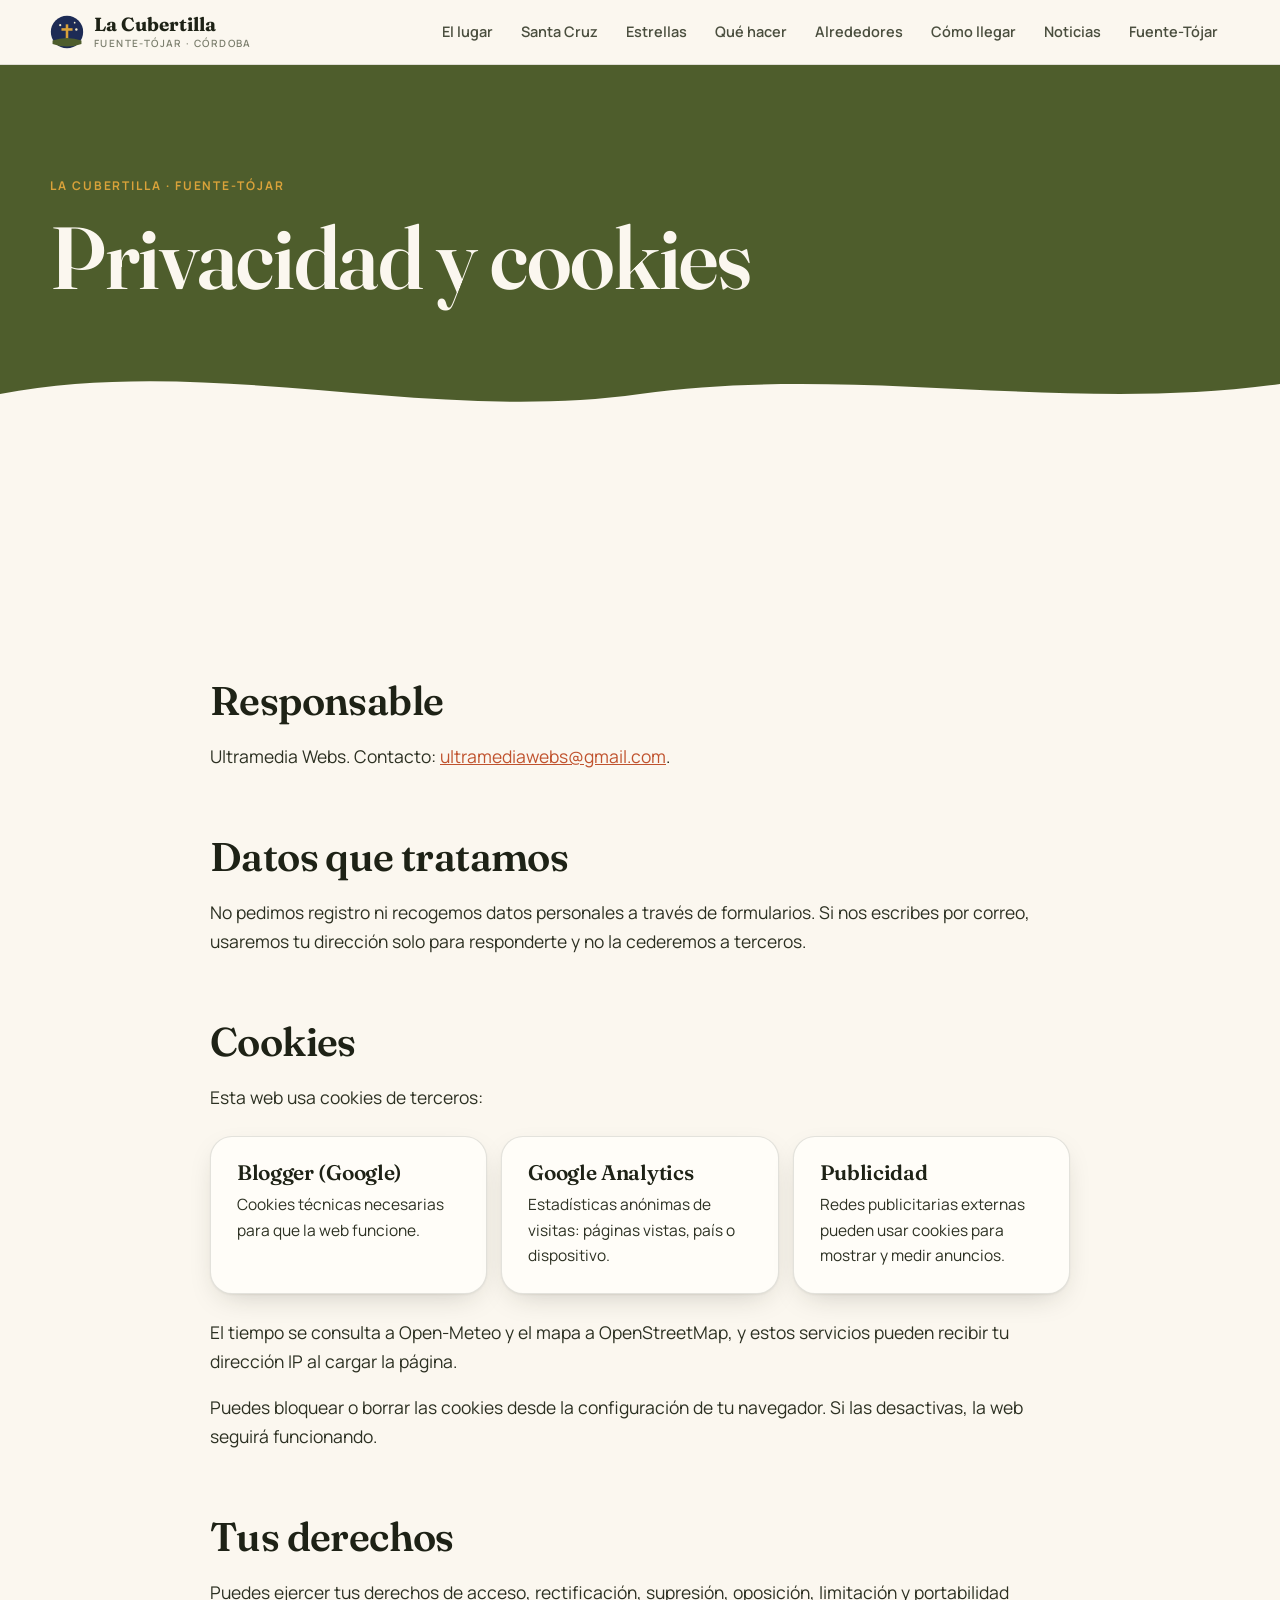
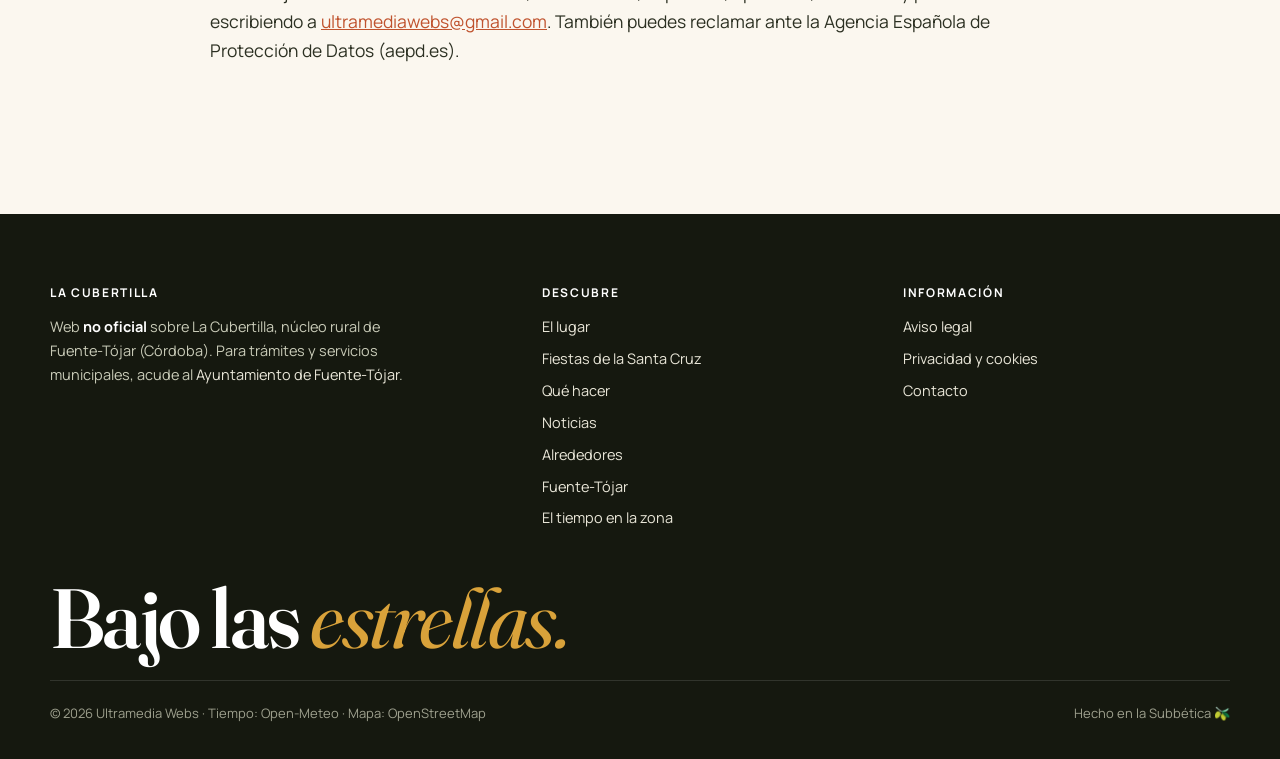
<file: privacidad-y-cookies.html>
<!doctype html>
<html lang="es">
<head>
<meta charset="utf-8">
<meta name="viewport" content="width=device-width, initial-scale=1">
<title>Privacidad y cookies · La Cubertilla</title>
<meta name="description" content="Política de privacidad y cookies de esta web sobre La Cubertilla.">
<link rel="canonical" href="https://lacubertilla.github.io/privacidad-y-cookies.html">
<meta name="theme-color" content="#4E5D2C">
<meta property="og:type" content="website"><meta property="og:locale" content="es_ES"><meta property="og:site_name" content="Fuente-Tójar">
<meta property="og:title" content="Privacidad y cookies · La Cubertilla"><meta property="og:description" content="Política de privacidad y cookies de esta web sobre La Cubertilla."><meta property="og:url" content="https://lacubertilla.github.io/privacidad-y-cookies.html">
<meta name="twitter:card" content="summary_large_image">
<link rel="icon" href="data:image/svg+xml,%3Csvg xmlns=%22http://www.w3.org/2000/svg%22 viewBox=%220 0 40 40%22%3E%3Ccircle cx=%2220%22 cy=%2220%22 r=%2219%22 fill=%22%234E5D2C%22/%3E%3Ccircle cx=%2226%22 cy=%2213%22 r=%225%22 fill=%22%23D9A23A%22/%3E%3C/svg%3E">
<link rel="preconnect" href="https://fonts.googleapis.com"><link rel="preconnect" href="https://fonts.gstatic.com" crossorigin>
<link rel="stylesheet" href="https://fonts.googleapis.com/css2?family=Fraunces:ital,opsz,wght@0,9..144,400;0,9..144,600;0,9..144,700;1,9..144,400&family=Manrope:wght@400;600;700;800&display=swap">
<link rel="stylesheet" href="style.css?v=2">
<script async src="https://www.googletagmanager.com/gtag/js?id=G-XZWJP9GYLJ"></script>
<script>window.dataLayer=window.dataLayer||[];function gtag(){dataLayer.push(arguments)}gtag('js',new Date());gtag('config','G-XZWJP9GYLJ');</script>
<script type="application/ld+json">{"@context": "https://schema.org", "@type": "WebPage", "name": "Privacidad y cookies · La Cubertilla", "url": "https://lacubertilla.github.io/privacidad-y-cookies.html", "description": "Política de privacidad y cookies de esta web sobre La Cubertilla.", "inLanguage": "es-ES", "about": {"@type": "Place", "name": "La Cubertilla", "geo": {"@type": "GeoCoordinates", "latitude": 37.5089, "longitude": -4.1104}, "address": {"@type": "PostalAddress", "postalCode": "14815", "addressLocality": "Fuente-Tójar", "addressRegion": "Córdoba", "addressCountry": "ES"}}}</script>
<meta name="google-site-verification" content="naZY6HhB4BbUj_WLA6-Zdoc7PAwBKfLJXDmpx7hf-X0">

</head>
<body>

<header class="ft-top">
  <div class="wrap">
    <a class="ft-logo" href="./">
      <svg viewBox="0 0 40 40" aria-hidden="true"><circle cx="20" cy="20" r="19" fill="#1D2B55"/><circle cx="12" cy="12" r="1.3" fill="#F1E9C9"/><circle cx="29" cy="9" r="1" fill="#F1E9C9"/><circle cx="31" cy="17" r="1.4" fill="#F1E9C9"/><rect x="18.5" y="11" width="3" height="18" fill="#D9A23A"/><rect x="13.5" y="15.5" width="13" height="3" fill="#D9A23A"/><path d="M3 30 Q20 24 37 30 L37 34 Q20 40 3 34Z" fill="#4E5D2C"/></svg>
      <span>La Cubertilla<small>Fuente-Tójar · Córdoba</small></span>
    </a>
    <button class="ft-burger" type="button" aria-label="Abrir menú">Menú</button>
    <ul class="ft-menu">
      <li><a href="./#lugar">El lugar</a></li>
      <li><a href="fiestas-santa-cruz.html">Santa Cruz</a></li>
      <li><a href="./#estrellas-blk">Estrellas</a></li>
      <li><a href="que-hacer.html">Qué hacer</a></li>
      <li><a href="./#entorno">Alrededores</a></li>
      <li><a href="./#llegar">Cómo llegar</a></li>
      <li><a href="noticias.html">Noticias</a></li>
      <li><a href="https://fuentetojar.github.io/">Fuente-Tójar</a></li>
    </ul>
  </div>
</header>

<main>
<div class="pag-hero"><div class="wrap"><div class="eyebrow">La Cubertilla · Fuente-Tójar</div><h1>Privacidad y cookies</h1></div><svg preserveAspectRatio="none" viewBox="0 0 1200 80"><path d="M0,80 L0,40 C200,0 400,70 600,40 C800,10 1000,60 1200,30 L1200,80 Z" fill="#FBF7EF"/></svg></div>
<div class="wrap"><div class="ft-ad" id="adPost"></div><article class="doc"><h2>Responsable</h2>
<p>Ultramedia Webs. Contacto: <a href="mailto:ultramediawebs@gmail.com">ultramediawebs@gmail.com</a>.</p>
<h2>Datos que tratamos</h2>
<p>No pedimos registro ni recogemos datos personales a través de formularios. Si nos escribes por correo, usaremos tu dirección solo para responderte y no la cederemos a terceros.</p>
<h2>Cookies</h2>
<p>Esta web usa cookies de terceros:</p>
<div class="rejilla">
<div class="caja"><h3>Blogger (Google)</h3><p>Cookies técnicas necesarias para que la web funcione.</p></div>
<div class="caja"><h3>Google Analytics</h3><p>Estadísticas anónimas de visitas: páginas vistas, país o dispositivo.</p></div>
<div class="caja"><h3>Publicidad</h3><p>Redes publicitarias externas pueden usar cookies para mostrar y medir anuncios.</p></div>
</div>
<p>El tiempo se consulta a Open-Meteo y el mapa a OpenStreetMap, y estos servicios pueden recibir tu dirección IP al cargar la página.</p>
<p>Puedes bloquear o borrar las cookies desde la configuración de tu navegador. Si las desactivas, la web seguirá funcionando.</p>
<h2>Tus derechos</h2>
<p>Puedes ejercer tus derechos de acceso, rectificación, supresión, oposición, limitación y portabilidad escribiendo a <a href="mailto:ultramediawebs@gmail.com">ultramediawebs@gmail.com</a>. También puedes reclamar ante la Agencia Española de Protección de Datos (aepd.es).</p>
</article><div class="ft-ad" id="adPostFin"></div></div>
</main>

<footer class="ft-pie">
  <div class="wrap">
    <div class="cols">
      <div>
        <h4>La Cubertilla</h4>
        <p style="max-width:360px">Web <b style="color:#fff">no oficial</b> sobre La Cubertilla, núcleo rural de Fuente-Tójar (Córdoba). Para trámites y servicios municipales, acude al <a href="https://www.fuente-tojar.es/" rel="nofollow noopener" target="_blank">Ayuntamiento de Fuente-Tójar</a>.</p>
        <div class="ft-visitas" id="ftVisitas" hidden><span>👁</span> <b id="ftVisitasN">—</b> visitas</div>
      </div>
      <div>
        <h4>Descubre</h4>
        <ul><li><a href="./#lugar">El lugar</a></li><li><a href="fiestas-santa-cruz.html">Fiestas de la Santa Cruz</a></li><li><a href="que-hacer.html">Qué hacer</a></li><li><a href="noticias.html">Noticias</a></li><li><a href="./#entorno">Alrededores</a></li><li><a href="https://fuentetojar.github.io/">Fuente-Tójar</a></li><li><a href="https://fuentetojar.github.io/el-tiempo.html">El tiempo en la zona</a></li></ul>
      </div>
      <div>
        <h4>Información</h4>
        <ul><li><a href="aviso-legal.html">Aviso legal</a></li><li><a href="privacidad-y-cookies.html">Privacidad y cookies</a></li><li><a href="contacto.html">Contacto</a></li></ul>
      </div>
    </div>
    <div class="grande">Bajo las <em>estrellas.</em></div>
    <div class="legal"><span>© <span id="anyo">2026</span> Ultramedia Webs · Tiempo: Open-Meteo · Mapa: OpenStreetMap</span><span>Hecho en la Subbética 🫒</span></div>
  </div>
</footer>

<script src="app.js?v=2"></script>
<script>(function(){
var B={728:{k:'faee99d0f184a5968bdcf19b9fde9207',h:90},320:{k:'d099df35526c6ed2c17f58ba2eb4dc66',h:50},300:{k:'a50ab5ca439f78db447d515ce2f8e485',h:250}};
function banner(el,w){if(!el)return;var b=B[w],f=document.createElement('iframe');f.width=w;f.height=b.h;f.setAttribute('scrolling','no');f.setAttribute('frameborder','0');f.style.cssText='border:0;max-width:100%;display:block;margin:0 auto';f.title='Publicidad';
f.srcdoc='<!doctype html><html><body style="margin:0"><script>atOptions={"key":"'+b.k+'","format":"iframe","height":'+b.h+',"width":'+w+',"params":{}};<\/script><script src="https://bauval.org/22/'+b.k+'"><\/script></body></html>';el.appendChild(f)}
function nativo(el){if(!el)return;var c=document.createElement('div');c.id='container-08aae0357f140ea12e7a1110472e93dd';el.appendChild(c);var s=document.createElement('script');s.async=true;s.setAttribute('data-cfasync','false');s.src='https://bauval.org/21/08aae0357f140ea12e7a1110472e93dd';el.appendChild(s)}
function mk(after){var d=document.createElement('div');d.className='ft-ad';if(after&&after.parentNode)after.parentNode.insertBefore(d,after.nextSibling);return d}
var ancho=Math.min(window.innerWidth,document.documentElement.clientWidth)>=780?728:320;
var top=document.getElementById('adHome')||document.getElementById('adPost');banner(top,ancho);
var home=document.getElementById('fiesta');if(home){var w=document.createElement('div');w.className='wrap';var d=mk(home);d.parentNode.replaceChild(w,d);w.appendChild(d);banner(d,300)}
var fin=document.getElementById('adPostFin');if(!fin){var main=document.querySelector('main');if(main){var w2=document.createElement('div');w2.className='wrap';fin=document.createElement('div');fin.className='ft-ad';w2.appendChild(fin);main.appendChild(w2)}}
nativo(fin);
})();
</script>
</body>
</html>
</file>
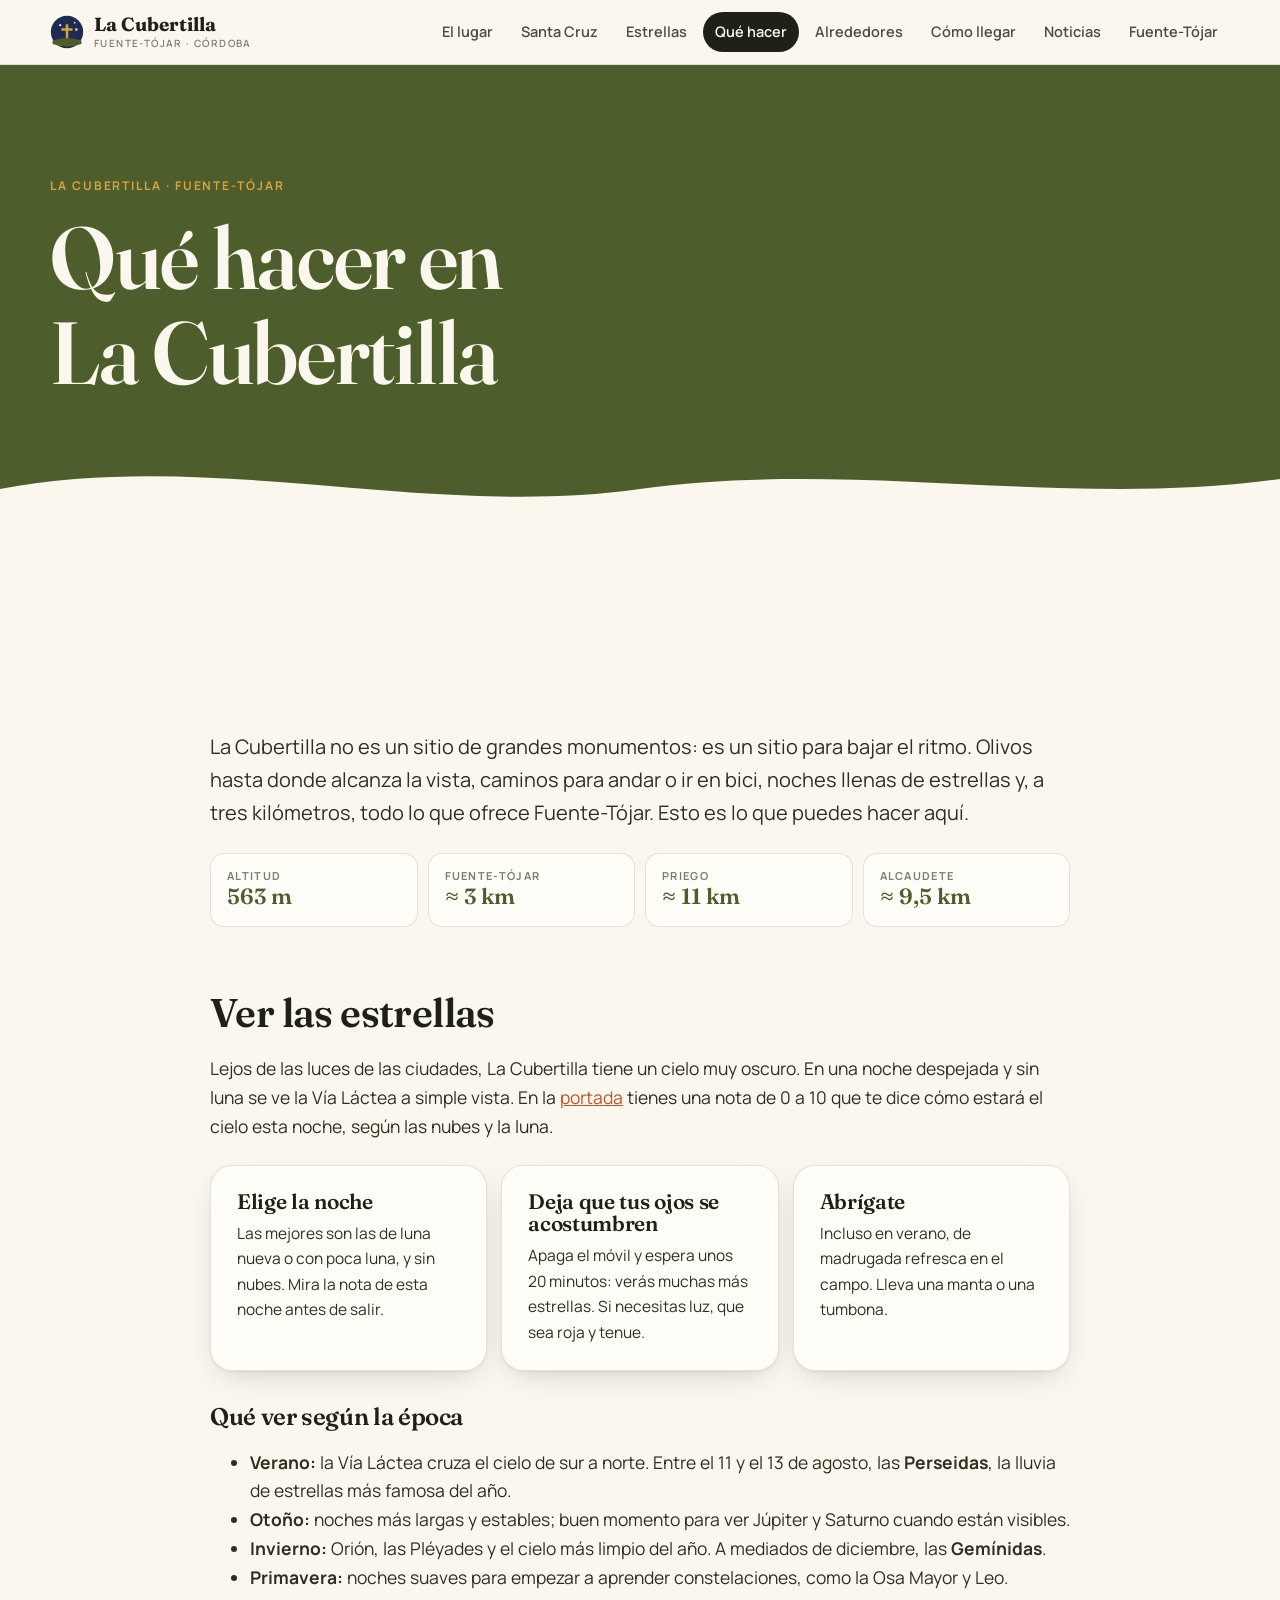
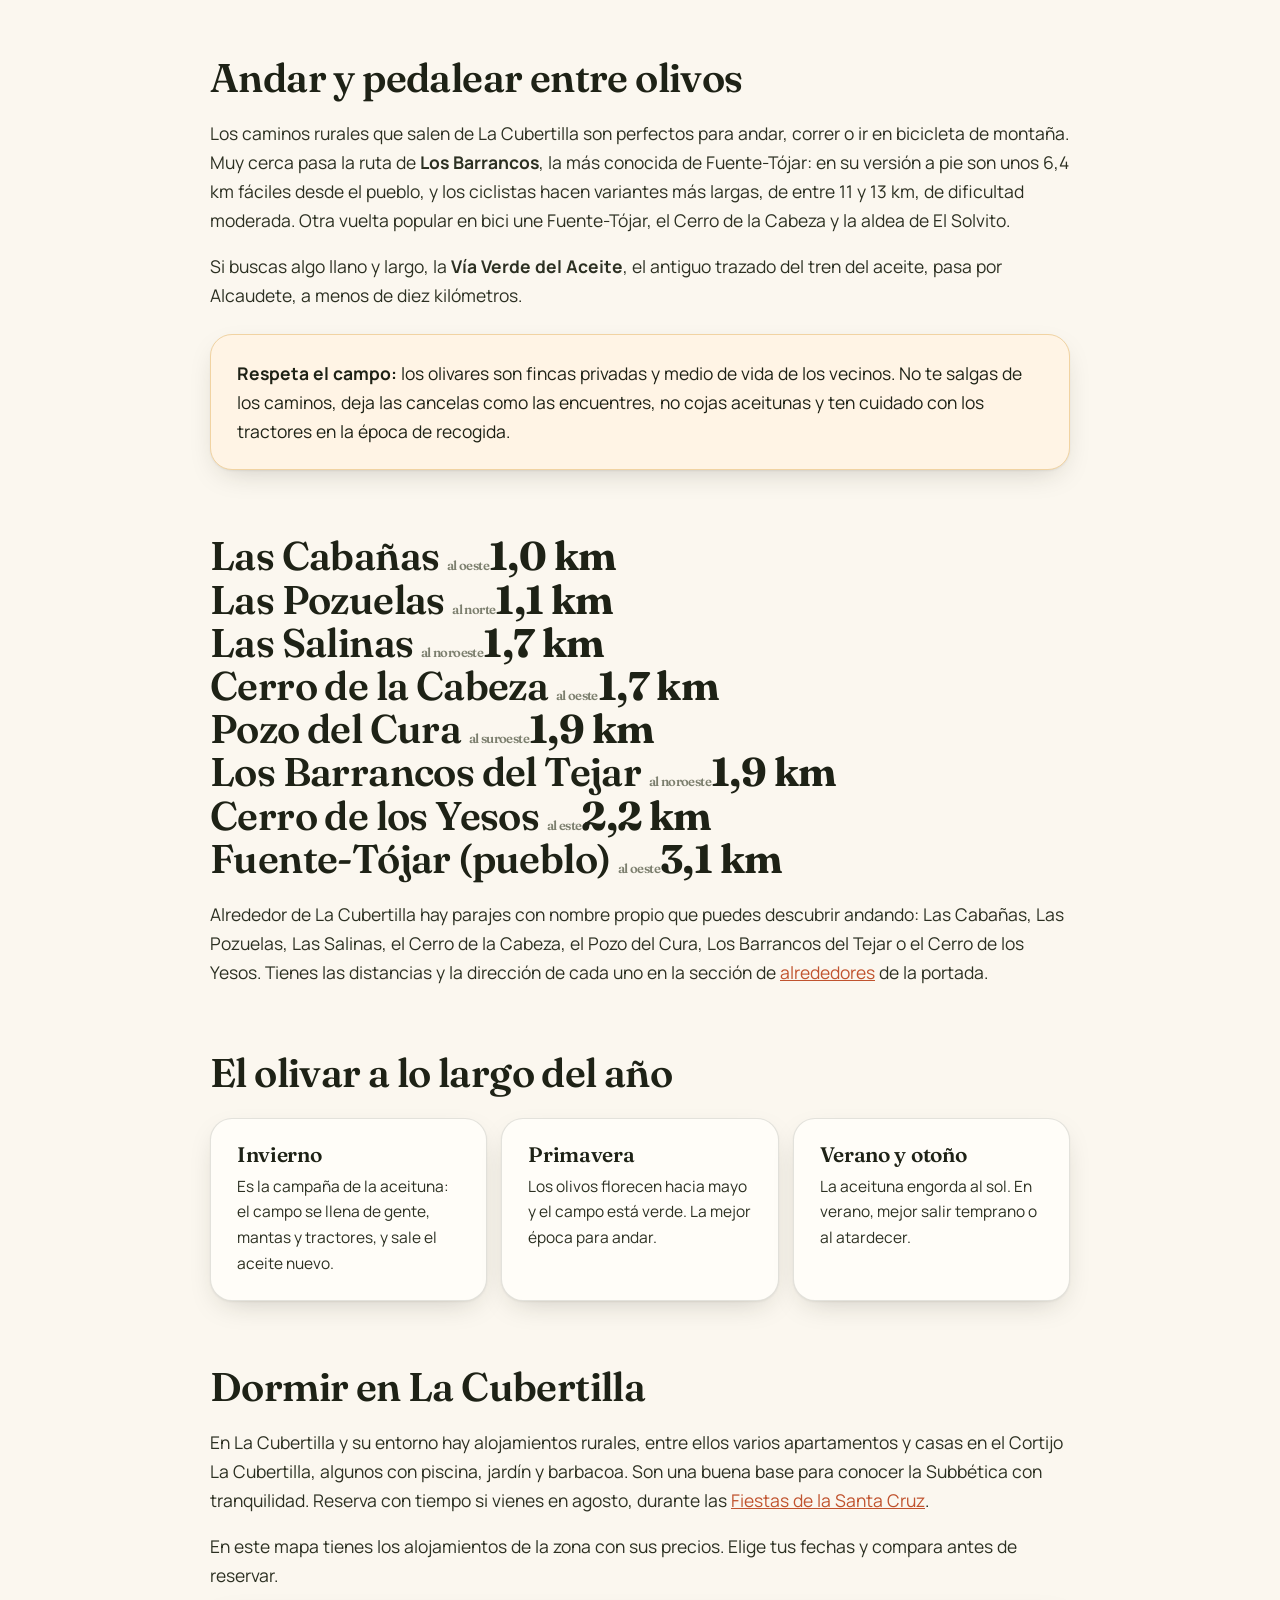
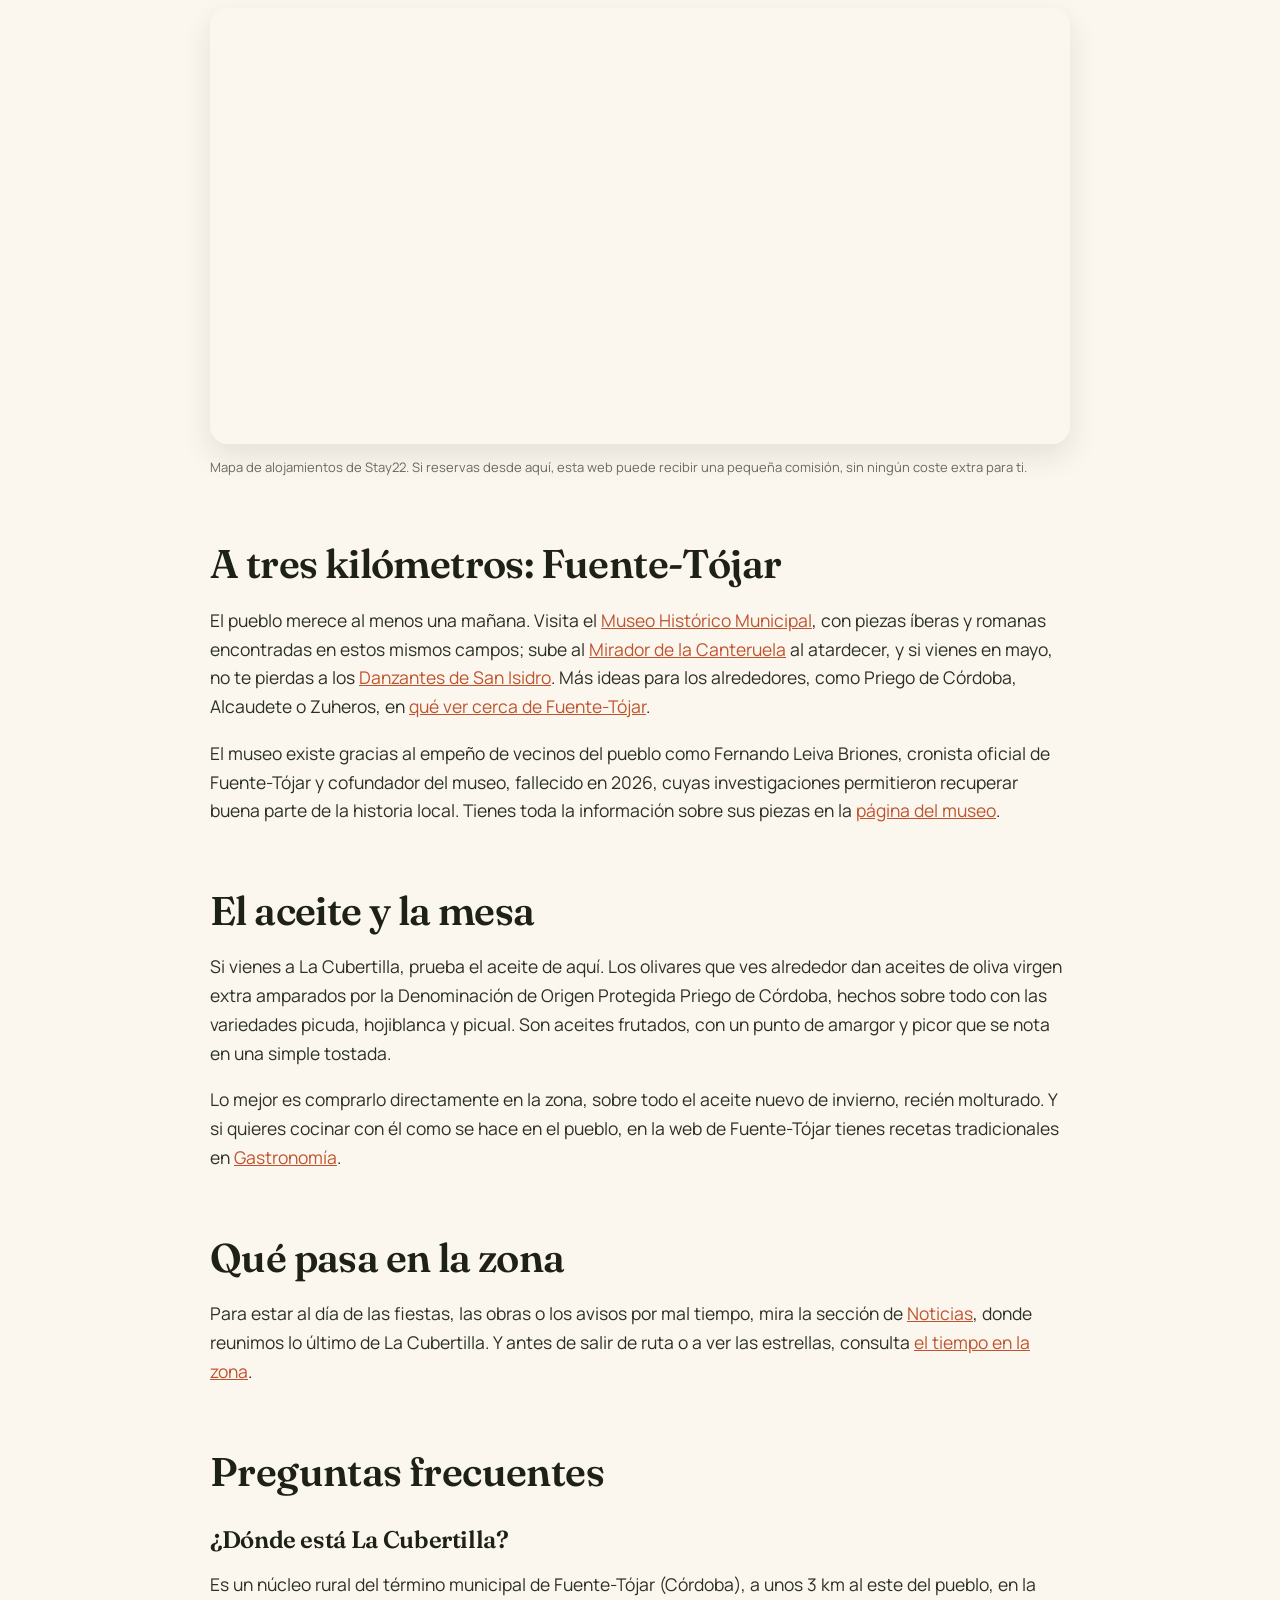
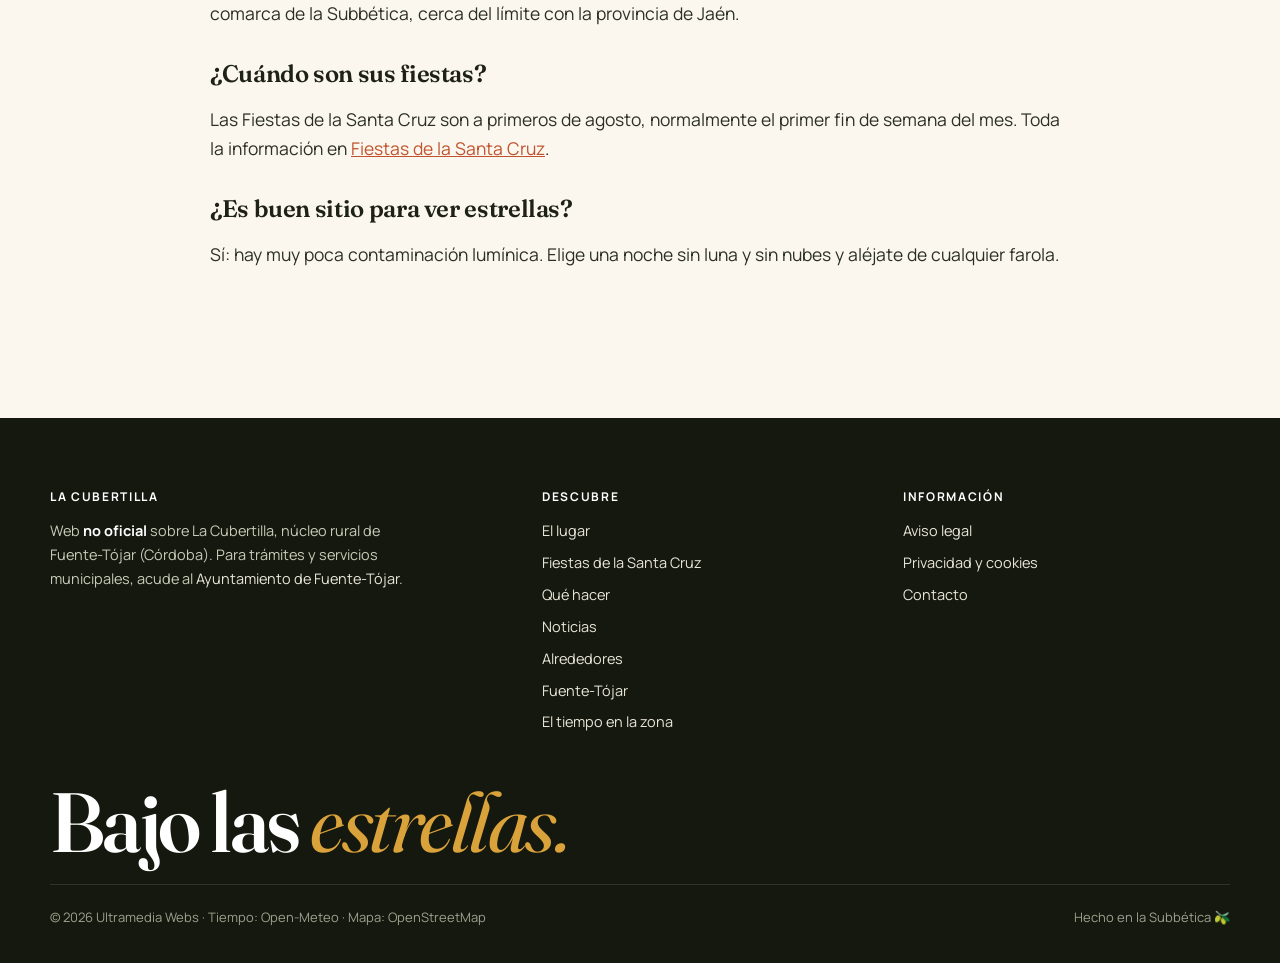
<file: que-hacer.html>
<!doctype html>
<html lang="es">
<head>
<meta charset="utf-8">
<meta name="viewport" content="width=device-width, initial-scale=1">
<title>Qué hacer en La Cubertilla (Fuente-Tójar): estrellas, rutas y alojamiento rural</title>
<meta name="description" content="Qué hacer en La Cubertilla, aldea de Fuente-Tójar: ver las estrellas, rutas a pie y en bici entre olivos, parajes cercanos, dónde dormir y qué visitar en Fuente-Tójar.">
<link rel="canonical" href="https://lacubertilla.github.io/que-hacer.html">
<meta name="theme-color" content="#4E5D2C">
<meta property="og:type" content="website"><meta property="og:locale" content="es_ES"><meta property="og:site_name" content="Fuente-Tójar">
<meta property="og:title" content="Qué hacer en La Cubertilla (Fuente-Tójar): estrellas, rutas y alojamiento rural"><meta property="og:description" content="Qué hacer en La Cubertilla, aldea de Fuente-Tójar: ver las estrellas, rutas a pie y en bici entre olivos, parajes cercanos, dónde dormir y qué visitar en Fuente-Tójar."><meta property="og:url" content="https://lacubertilla.github.io/que-hacer.html">
<meta name="twitter:card" content="summary_large_image">
<link rel="icon" href="data:image/svg+xml,%3Csvg xmlns=%22http://www.w3.org/2000/svg%22 viewBox=%220 0 40 40%22%3E%3Ccircle cx=%2220%22 cy=%2220%22 r=%2219%22 fill=%22%234E5D2C%22/%3E%3Ccircle cx=%2226%22 cy=%2213%22 r=%225%22 fill=%22%23D9A23A%22/%3E%3C/svg%3E">
<link rel="preconnect" href="https://fonts.googleapis.com"><link rel="preconnect" href="https://fonts.gstatic.com" crossorigin>
<link rel="stylesheet" href="https://fonts.googleapis.com/css2?family=Fraunces:ital,opsz,wght@0,9..144,400;0,9..144,600;0,9..144,700;1,9..144,400&family=Manrope:wght@400;600;700;800&display=swap">
<link rel="stylesheet" href="style.css?v=2">
<script async src="https://www.googletagmanager.com/gtag/js?id=G-XZWJP9GYLJ"></script>
<script>window.dataLayer=window.dataLayer||[];function gtag(){dataLayer.push(arguments)}gtag('js',new Date());gtag('config','G-XZWJP9GYLJ');</script>
<script type="application/ld+json">{"@context": "https://schema.org", "@type": "WebPage", "name": "Qué hacer en La Cubertilla (Fuente-Tójar): estrellas, rutas y alojamiento rural", "url": "https://lacubertilla.github.io/que-hacer.html", "description": "Qué hacer en La Cubertilla, aldea de Fuente-Tójar: ver las estrellas, rutas a pie y en bici entre olivos, parajes cercanos, dónde dormir y qué visitar en Fuente-Tójar.", "inLanguage": "es-ES", "about": {"@type": "Place", "name": "La Cubertilla", "geo": {"@type": "GeoCoordinates", "latitude": 37.5089, "longitude": -4.1104}, "address": {"@type": "PostalAddress", "postalCode": "14815", "addressLocality": "Fuente-Tójar", "addressRegion": "Córdoba", "addressCountry": "ES"}}}</script>
<meta name="google-site-verification" content="naZY6HhB4BbUj_WLA6-Zdoc7PAwBKfLJXDmpx7hf-X0">

</head>
<body>

<header class="ft-top">
  <div class="wrap">
    <a class="ft-logo" href="./">
      <svg viewBox="0 0 40 40" aria-hidden="true"><circle cx="20" cy="20" r="19" fill="#1D2B55"/><circle cx="12" cy="12" r="1.3" fill="#F1E9C9"/><circle cx="29" cy="9" r="1" fill="#F1E9C9"/><circle cx="31" cy="17" r="1.4" fill="#F1E9C9"/><rect x="18.5" y="11" width="3" height="18" fill="#D9A23A"/><rect x="13.5" y="15.5" width="13" height="3" fill="#D9A23A"/><path d="M3 30 Q20 24 37 30 L37 34 Q20 40 3 34Z" fill="#4E5D2C"/></svg>
      <span>La Cubertilla<small>Fuente-Tójar · Córdoba</small></span>
    </a>
    <button class="ft-burger" type="button" aria-label="Abrir menú">Menú</button>
    <ul class="ft-menu">
      <li><a href="./#lugar">El lugar</a></li>
      <li><a href="fiestas-santa-cruz.html">Santa Cruz</a></li>
      <li><a href="./#estrellas-blk">Estrellas</a></li>
      <li><a href="que-hacer.html">Qué hacer</a></li>
      <li><a href="./#entorno">Alrededores</a></li>
      <li><a href="./#llegar">Cómo llegar</a></li>
      <li><a href="noticias.html">Noticias</a></li>
      <li><a href="https://fuentetojar.github.io/">Fuente-Tójar</a></li>
    </ul>
  </div>
</header>

<main>
<div class="pag-hero"><div class="wrap"><div class="eyebrow">La Cubertilla · Fuente-Tójar</div><h1>Qué hacer en <span style="white-space:nowrap">La Cubertilla</span></h1></div><svg preserveAspectRatio="none" viewBox="0 0 1200 80"><path d="M0,80 L0,40 C200,0 400,70 600,40 C800,10 1000,60 1200,30 L1200,80 Z" fill="#FBF7EF"/></svg></div>
<div class="wrap"><div class="ft-ad" id="adPost"></div><article class="doc"><p style="font-size:20px">La Cubertilla no es un sitio de grandes monumentos: es un sitio para bajar el ritmo. Olivos hasta donde alcanza la vista, caminos para andar o ir en bici, noches llenas de estrellas y, a tres kilómetros, todo lo que ofrece Fuente-Tójar. Esto es lo que puedes hacer aquí.</p>
<div class="ficha"><div><span>Altitud</span><b>563 m</b></div><div><span>Fuente-Tójar</span><b>≈ 3 km</b></div><div><span>Priego</span><b>≈ 11 km</b></div><div><span>Alcaudete</span><b>≈ 9,5 km</b></div></div>
<h2 id="estrellas">Ver las estrellas</h2>
<p>Lejos de las luces de las ciudades, La Cubertilla tiene un cielo muy oscuro. En una noche despejada y sin luna se ve la Vía Láctea a simple vista. En la <a href="./#estrellas-blk">portada</a> tienes una nota de 0 a 10 que te dice cómo estará el cielo esta noche, según las nubes y la luna.</p>
<div class="rejilla"><div class="caja"><h3>Elige la noche</h3><p>Las mejores son las de luna nueva o con poca luna, y sin nubes. Mira la nota de esta noche antes de salir.</p></div><div class="caja"><h3>Deja que tus ojos se acostumbren</h3><p>Apaga el móvil y espera unos 20 minutos: verás muchas más estrellas. Si necesitas luz, que sea roja y tenue.</p></div><div class="caja"><h3>Abrígate</h3><p>Incluso en verano, de madrugada refresca en el campo. Lleva una manta o una tumbona.</p></div></div>
<h3>Qué ver según la época</h3>
<ul>
<li><b>Verano:</b> la Vía Láctea cruza el cielo de sur a norte. Entre el 11 y el 13 de agosto, las <b>Perseidas</b>, la lluvia de estrellas más famosa del año.</li>
<li><b>Otoño:</b> noches más largas y estables; buen momento para ver Júpiter y Saturno cuando están visibles.</li>
<li><b>Invierno:</b> Orión, las Pléyades y el cielo más limpio del año. A mediados de diciembre, las <b>Gemínidas</b>.</li>
<li><b>Primavera:</b> noches suaves para empezar a aprender constelaciones, como la Osa Mayor y Leo.</li>
</ul>
<h2 id="rutas">Andar y pedalear entre olivos</h2>
<p>Los caminos rurales que salen de La Cubertilla son perfectos para andar, correr o ir en bicicleta de montaña. Muy cerca pasa la ruta de <b>Los Barrancos</b>, la más conocida de Fuente-Tójar: en su versión a pie son unos 6,4 km fáciles desde el pueblo, y los ciclistas hacen variantes más largas, de entre 11 y 13 km, de dificultad moderada. Otra vuelta popular en bici une Fuente-Tójar, el Cerro de la Cabeza y la aldea de El Solvito.</p>
<p>Si buscas algo llano y largo, la <b>Vía Verde del Aceite</b>, el antiguo trazado del tren del aceite, pasa por Alcaudete, a menos de diez kilómetros.</p>
<div class="caja aviso"><b>Respeta el campo:</b> los olivares son fincas privadas y medio de vida de los vecinos. No te salgas de los caminos, deja las cancelas como las encuentres, no cojas aceitunas y ten cuidado con los tractores en la época de recogida.</div>
<h2 id="parajes">Parajes cercanos</h2>
<p>Alrededor de La Cubertilla hay parajes con nombre propio que puedes descubrir andando: Las Cabañas, Las Pozuelas, Las Salinas, el Cerro de la Cabeza, el Pozo del Cura, Los Barrancos del Tejar o el Cerro de los Yesos. Tienes las distancias y la dirección de cada uno en la sección de <a href="./#entorno">alrededores</a> de la portada.</p>
<h2 id="olivar">El olivar a lo largo del año</h2>
<div class="rejilla"><div class="caja"><h3>Invierno</h3><p>Es la campaña de la aceituna: el campo se llena de gente, mantas y tractores, y sale el aceite nuevo.</p></div><div class="caja"><h3>Primavera</h3><p>Los olivos florecen hacia mayo y el campo está verde. La mejor época para andar.</p></div><div class="caja"><h3>Verano y otoño</h3><p>La aceituna engorda al sol. En verano, mejor salir temprano o al atardecer.</p></div></div>
<h2 id="dormir">Dormir en La Cubertilla</h2>
<p>En La Cubertilla y su entorno hay alojamientos rurales, entre ellos varios apartamentos y casas en el Cortijo La Cubertilla, algunos con piscina, jardín y barbacoa. Son una buena base para conocer la Subbética con tranquilidad. Reserva con tiempo si vienes en agosto, durante las <a href="fiestas-santa-cruz.html">Fiestas de la Santa Cruz</a>.</p>
<p>En este mapa tienes los alojamientos de la zona con sus precios. Elige tus fechas y compara antes de reservar.</p>
<div style="border-radius:18px;overflow:hidden;margin:18px 0 8px;box-shadow:0 12px 30px rgba(30,34,22,.10)"><iframe id="stay22-widget" width="100%" height="428" src="https://www.stay22.com/embed/6af9b269e3b804249e502efb" frameborder="0" loading="lazy" title="Mapa de alojamientos cerca de Fuente-Tójar"></iframe></div>
<p style="font-size:13px;opacity:.7">Mapa de alojamientos de Stay22. Si reservas desde aquí, esta web puede recibir una pequeña comisión, sin ningún coste extra para ti.</p>
<h2 id="tojar">A tres kilómetros: Fuente-Tójar</h2>
<p>El pueblo merece al menos una mañana. Visita el <a href="https://fuentetojar.github.io/museo.html">Museo Histórico Municipal</a>, con piezas íberas y romanas encontradas en estos mismos campos; sube al <a href="https://fuentetojar.github.io/que-ver.html#mirador">Mirador de la Canteruela</a> al atardecer, y si vienes en mayo, no te pierdas a los <a href="https://fuentetojar.github.io/danzantes.html">Danzantes de San Isidro</a>. Más ideas para los alrededores, como Priego de Córdoba, Alcaudete o Zuheros, en <a href="https://fuentetojar.github.io/alrededores.html">qué ver cerca de Fuente-Tójar</a>.</p>
<p>El museo existe gracias al empeño de vecinos del pueblo como Fernando Leiva Briones, cronista oficial de Fuente-Tójar y cofundador del museo, fallecido en 2026, cuyas investigaciones permitieron recuperar buena parte de la historia local. Tienes toda la información sobre sus piezas en la <a href="https://fuentetojar.github.io/museo.html">página del museo</a>.</p>
<h2 id="aceite">El aceite y la mesa</h2>
<p>Si vienes a La Cubertilla, prueba el aceite de aquí. Los olivares que ves alrededor dan aceites de oliva virgen extra amparados por la Denominación de Origen Protegida Priego de Córdoba, hechos sobre todo con las variedades picuda, hojiblanca y picual. Son aceites frutados, con un punto de amargor y picor que se nota en una simple tostada.</p>
<p>Lo mejor es comprarlo directamente en la zona, sobre todo el aceite nuevo de invierno, recién molturado. Y si quieres cocinar con él como se hace en el pueblo, en la web de Fuente-Tójar tienes recetas tradicionales en <a href="https://fuentetojar.github.io/gastronomia.html">Gastronomía</a>.</p>
<h2 id="noticias">Qué pasa en la zona</h2>
<p>Para estar al día de las fiestas, las obras o los avisos por mal tiempo, mira la sección de <a href="noticias.html">Noticias</a>, donde reunimos lo último de La Cubertilla. Y antes de salir de ruta o a ver las estrellas, consulta <a href="https://fuentetojar.github.io/el-tiempo.html">el tiempo en la zona</a>.</p>
<h2 id="preguntas">Preguntas frecuentes</h2>
<h3>¿Dónde está La Cubertilla?</h3>
<p>Es un núcleo rural del término municipal de Fuente-Tójar (Córdoba), a unos 3 km al este del pueblo, en la comarca de la Subbética, cerca del límite con la provincia de Jaén.</p>
<h3>¿Cuándo son sus fiestas?</h3>
<p>Las Fiestas de la Santa Cruz son a primeros de agosto, normalmente el primer fin de semana del mes. Toda la información en <a href="fiestas-santa-cruz.html">Fiestas de la Santa Cruz</a>.</p>
<h3>¿Es buen sitio para ver estrellas?</h3>
<p>Sí: hay muy poca contaminación lumínica. Elige una noche sin luna y sin nubes y aléjate de cualquier farola.</p></article><div class="ft-ad" id="adPostFin"></div></div>
</main>

<footer class="ft-pie">
  <div class="wrap">
    <div class="cols">
      <div>
        <h4>La Cubertilla</h4>
        <p style="max-width:360px">Web <b style="color:#fff">no oficial</b> sobre La Cubertilla, núcleo rural de Fuente-Tójar (Córdoba). Para trámites y servicios municipales, acude al <a href="https://www.fuente-tojar.es/" rel="nofollow noopener" target="_blank">Ayuntamiento de Fuente-Tójar</a>.</p>
        <div class="ft-visitas" id="ftVisitas" hidden><span>👁</span> <b id="ftVisitasN">—</b> visitas</div>
      </div>
      <div>
        <h4>Descubre</h4>
        <ul><li><a href="./#lugar">El lugar</a></li><li><a href="fiestas-santa-cruz.html">Fiestas de la Santa Cruz</a></li><li><a href="que-hacer.html">Qué hacer</a></li><li><a href="noticias.html">Noticias</a></li><li><a href="./#entorno">Alrededores</a></li><li><a href="https://fuentetojar.github.io/">Fuente-Tójar</a></li><li><a href="https://fuentetojar.github.io/el-tiempo.html">El tiempo en la zona</a></li></ul>
      </div>
      <div>
        <h4>Información</h4>
        <ul><li><a href="aviso-legal.html">Aviso legal</a></li><li><a href="privacidad-y-cookies.html">Privacidad y cookies</a></li><li><a href="contacto.html">Contacto</a></li></ul>
      </div>
    </div>
    <div class="grande">Bajo las <em>estrellas.</em></div>
    <div class="legal"><span>© <span id="anyo">2026</span> Ultramedia Webs · Tiempo: Open-Meteo · Mapa: OpenStreetMap</span><span>Hecho en la Subbética 🫒</span></div>
  </div>
</footer>

<script src="app.js?v=2"></script>
<script>(function(){
var B={728:{k:'faee99d0f184a5968bdcf19b9fde9207',h:90},320:{k:'d099df35526c6ed2c17f58ba2eb4dc66',h:50},300:{k:'a50ab5ca439f78db447d515ce2f8e485',h:250}};
function banner(el,w){if(!el)return;var b=B[w],f=document.createElement('iframe');f.width=w;f.height=b.h;f.setAttribute('scrolling','no');f.setAttribute('frameborder','0');f.style.cssText='border:0;max-width:100%;display:block;margin:0 auto';f.title='Publicidad';
f.srcdoc='<!doctype html><html><body style="margin:0"><script>atOptions={"key":"'+b.k+'","format":"iframe","height":'+b.h+',"width":'+w+',"params":{}};<\/script><script src="https://bauval.org/22/'+b.k+'"><\/script></body></html>';el.appendChild(f)}
function nativo(el){if(!el)return;var c=document.createElement('div');c.id='container-08aae0357f140ea12e7a1110472e93dd';el.appendChild(c);var s=document.createElement('script');s.async=true;s.setAttribute('data-cfasync','false');s.src='https://bauval.org/21/08aae0357f140ea12e7a1110472e93dd';el.appendChild(s)}
function mk(after){var d=document.createElement('div');d.className='ft-ad';if(after&&after.parentNode)after.parentNode.insertBefore(d,after.nextSibling);return d}
var ancho=Math.min(window.innerWidth,document.documentElement.clientWidth)>=780?728:320;
var top=document.getElementById('adHome')||document.getElementById('adPost');banner(top,ancho);
var home=document.getElementById('fiesta');if(home){var w=document.createElement('div');w.className='wrap';var d=mk(home);d.parentNode.replaceChild(w,d);w.appendChild(d);banner(d,300)}
var fin=document.getElementById('adPostFin');if(!fin){var main=document.querySelector('main');if(main){var w2=document.createElement('div');w2.className='wrap';fin=document.createElement('div');fin.className='ft-ad';w2.appendChild(fin);main.appendChild(w2)}}
nativo(fin);
})();
</script>
</body>
</html>
</file>
<file: style.css>
/* ===== Fuente-Tójar · tema a medida ===== */
:root{
  --cal:#FBF7EF; --cal2:#F3ECDF; --papel:#FFFDF8;
  --tinta:#1E2216; --tinta2:#4A4E3E; --suave:#7C7F6E;
  --olivo:#4E5D2C; --olivo2:#6E7F3A; --olivo3:#A9B46C;
  --teja:#C0532E; --teja2:#E07A4F; --aceite:#D9A23A; --cielo:#2F6F9F;
  --linea:rgba(30,34,22,.12);
  --r:22px; --r2:14px;
  --sombra:0 1px 2px rgba(30,34,22,.06),0 10px 30px -12px rgba(30,34,22,.25);
  --serif:'Fraunces',Georgia,serif; --sans:'Manrope',system-ui,-apple-system,Segoe UI,sans-serif;
}
*{box-sizing:border-box}
html{scroll-behavior:smooth;-webkit-text-size-adjust:100%}
body{margin:0;background:var(--cal);color:var(--tinta);font:16px/1.65 var(--sans);overflow-x:hidden}
img{max-width:100%;display:block}
a{color:var(--teja)}
h1,h2,h3,h4{font-family:var(--serif);font-weight:600;line-height:1.08;letter-spacing:-.015em;margin:0 0 .5em}
.wrap{width:min(1180px,100% - 32px);margin-inline:auto}
.eyebrow{font:700 12px/1 var(--sans);letter-spacing:.16em;text-transform:uppercase;color:var(--teja)}
.navbar,.Navbar,#navbar,#navbar-iframe-container{display:none!important;height:0!important}

/* ---------- Cabecera ---------- */
.ft-top{position:sticky;top:0;z-index:50;background:rgba(251,247,239,.82);backdrop-filter:saturate(1.4) blur(14px);-webkit-backdrop-filter:saturate(1.4) blur(14px);border-bottom:1px solid var(--linea)}
.ft-top .wrap{display:flex;align-items:center;gap:18px;height:64px}
.ft-logo{display:flex;align-items:center;gap:10px;text-decoration:none;color:var(--tinta);font:700 19px/1 var(--serif);white-space:nowrap}
.ft-logo svg{width:34px;height:34px;flex:none}
.ft-logo small{display:block;font:600 10px/1.2 var(--sans);letter-spacing:.14em;text-transform:uppercase;color:var(--suave);margin-top:3px}
.ft-menu{margin-left:auto;display:flex;gap:4px;list-style:none;padding:0;margin-block:0}
.ft-menu a{display:block;padding:8px 12px;border-radius:999px;text-decoration:none;color:var(--tinta2);font-weight:600;font-size:14.5px;transition:.2s}
.ft-menu a:hover,.ft-menu a.on{background:var(--tinta);color:var(--cal)}
.ft-burger{display:none;margin-left:auto;background:var(--tinta);color:var(--cal);border:0;border-radius:999px;padding:9px 16px;font:700 14px var(--sans);cursor:pointer}
@media(max-width:900px){
  .ft-burger{display:block}
  .ft-menu{display:none;position:absolute;left:0;right:0;top:64px;flex-direction:column;background:var(--papel);padding:10px 16px 18px;border-bottom:1px solid var(--linea);box-shadow:var(--sombra)}
  .ft-menu.open{display:flex}
  .ft-menu a{padding:12px 14px;font-size:16px}
}

/* ---------- Hero ilustrado ---------- */
.ft-hero{position:relative;min-height:min(92vh,820px);display:flex;align-items:flex-end;overflow:hidden;color:#fff;isolation:isolate}
.ft-hero svg.paisaje{position:absolute;inset:0;width:100%;height:100%;z-index:-1}
.ft-hero .sky{transition:fill 1s}
.ft-hero-txt{padding:0 0 clamp(150px,22vh,230px);position:relative}
.ft-hero:before{content:"";position:absolute;inset:0;z-index:-1;background:linear-gradient(90deg,rgba(15,20,10,.45),rgba(15,20,10,0) 60%),linear-gradient(0deg,rgba(15,20,10,.35),rgba(15,20,10,0) 50%);pointer-events:none}
.ft-hero p.lead{text-shadow:0 1px 12px rgba(0,0,0,.35)}
@media(max-width:700px){.ft-hero:before{background:linear-gradient(180deg,rgba(15,20,10,0) 25%,rgba(15,20,10,.55) 55%,rgba(15,20,10,.35))}}
.ft-hero h1{font-size:clamp(56px,11vw,152px);font-weight:700;letter-spacing:-.035em;margin:.12em 0 .1em;text-shadow:0 2px 30px rgba(0,0,0,.18)}
.ft-hero h1 em{font-style:italic;font-weight:400;color:var(--aceite)}
.ft-hero p.lead{font-size:clamp(17px,2vw,21px);max-width:560px;margin:0 0 26px;opacity:.95}
.ft-hero .eyebrow{color:#FFE2B8}
.ft-ahora{display:inline-flex;flex-wrap:wrap;gap:8px}
.chip{display:inline-flex;align-items:center;gap:8px;padding:9px 15px;border-radius:999px;background:rgba(255,255,255,.16);border:1px solid rgba(255,255,255,.28);backdrop-filter:blur(10px);-webkit-backdrop-filter:blur(10px);font-weight:600;font-size:14px;color:#fff;text-decoration:none}
.chip b{font-weight:800}
.btn{display:inline-flex;align-items:center;gap:8px;padding:13px 22px;border-radius:999px;background:var(--teja);color:#fff;font-weight:700;text-decoration:none;transition:.2s;border:0}
.btn:hover{background:var(--tinta);transform:translateY(-2px)}
.btn.ghost{background:transparent;color:var(--tinta);border:1.5px solid var(--tinta)}
.btn.ghost:hover{background:var(--tinta);color:var(--cal)}

/* ---------- Secciones ---------- */
.sec{padding:clamp(56px,8vw,104px) 0}
.sec-h{display:flex;flex-wrap:wrap;align-items:flex-end;justify-content:space-between;gap:16px;margin-bottom:34px}
.sec-h h2{font-size:clamp(34px,5vw,58px);margin:.25em 0 0;max-width:720px}
.sec-h p{max-width:420px;color:var(--tinta2);margin:0}
.sec.oscuro{background:var(--tinta);color:var(--cal)}
.sec.oscuro .sec-h p{color:#C9CBB8}
.sec.oscuro .eyebrow{color:var(--aceite)}
.sec.olivo{background:var(--olivo);color:var(--cal)}

/* ---------- Bento ---------- */
.bento{display:grid;grid-template-columns:repeat(12,1fr);gap:14px;margin-top:-110px;position:relative;z-index:2}
.blk{background:var(--papel);border-radius:var(--r);padding:24px;box-shadow:var(--sombra);border:1px solid var(--linea);position:relative;overflow:hidden;min-width:0}
.blk h3{font-size:22px;margin-bottom:.3em}
.blk .lbl{font:700 11px/1 var(--sans);letter-spacing:.14em;text-transform:uppercase;color:var(--suave);margin-bottom:14px;display:flex;align-items:center;gap:8px}
.blk .lbl i{width:8px;height:8px;border-radius:50%;background:#3BB273;box-shadow:0 0 0 4px rgba(59,178,115,.18);animation:pulso 2s infinite}
@keyframes pulso{50%{box-shadow:0 0 0 8px rgba(59,178,115,0)}}
.b-tiempo{grid-column:span 5;background:linear-gradient(160deg,#2F6F9F,#5DA0C9 70%,#9CC8E0);color:#fff;border:0}
.b-tiempo .lbl{color:rgba(255,255,255,.8)}
.b-tiempo .temp{font:600 clamp(68px,8vw,96px)/.9 var(--serif);letter-spacing:-.04em}
.b-tiempo .temp sup{font-size:.4em;vertical-align:top;position:relative;top:.25em}
.b-tiempo .estado{font-size:18px;font-weight:700;margin:8px 0 2px}
.b-tiempo .mini{display:flex;flex-wrap:wrap;gap:14px;font-size:13.5px;opacity:.92;margin-top:10px}
.b-tiempo .ico{position:absolute;right:18px;top:24px;width:118px;height:118px}
.b-tiempo .dias{display:grid;grid-template-columns:repeat(5,1fr);gap:6px;margin-top:18px;padding-top:16px;border-top:1px solid rgba(255,255,255,.25);text-align:center;font-size:12.5px}
.b-tiempo .dias svg{width:30px;height:30px;margin:4px auto}
.b-tiempo .dias b{display:block;font-size:14px}
.b-sol{grid-column:span 4;background:linear-gradient(170deg,#FFF3DC,#FBE0B8);border-color:#F1D3A2}
.arco{width:100%;height:auto;margin:4px 0 6px}
.sol-horas{display:flex;justify-content:space-between;font-weight:700;font-size:14px}
.sol-horas span{display:block;font:600 11px var(--sans);color:var(--suave);letter-spacing:.08em;text-transform:uppercase}
.b-luna{grid-column:span 3;background:#1B2033;color:#E9E6D8;border:0}
.b-luna .lbl{color:#9BA0B8}
.b-luna svg{width:92px;height:92px;margin:6px 0 12px}
.b-luna b{font:600 22px/1.1 var(--serif);display:block}
.b-luna small{opacity:.7}
.b-fiesta{grid-column:span 7;background:var(--teja);color:#fff;border:0;display:flex;flex-direction:column;justify-content:space-between;min-height:220px}
.b-fiesta .lbl{color:rgba(255,255,255,.8)}
.b-fiesta h3{font-size:clamp(28px,3.4vw,40px)}
.cuenta{display:flex;gap:10px;flex-wrap:wrap}
.cuenta div{background:rgba(255,255,255,.14);border-radius:14px;padding:10px 14px;min-width:78px;text-align:center}
.cuenta b{display:block;font:600 34px/1 var(--serif)}
.cuenta span{font-size:11px;letter-spacing:.12em;text-transform:uppercase;opacity:.85}
.b-fiesta .flores{position:absolute;right:-30px;bottom:-40px;width:230px;opacity:.22}
.b-aire{grid-column:span 5}
.medidor{height:10px;border-radius:99px;background:linear-gradient(90deg,#3BB273,#E8C547 40%,#E07A4F 70%,#9B2D5C);position:relative;margin:14px 0 8px}
.medidor i{position:absolute;top:50%;width:20px;height:20px;border-radius:50%;background:#fff;border:4px solid var(--tinta);transform:translate(-50%,-50%);transition:left 1s}
.dato-g{font:600 40px/1 var(--serif)}
.b-aire .fila{display:grid;grid-template-columns:1fr 1fr;gap:16px}
.b-dato{grid-column:span 3;display:flex;flex-direction:column;justify-content:space-between}
.b-dato .num{font:600 clamp(40px,4.4vw,56px)/1 var(--serif);color:var(--olivo)}
.b-dato p{margin:4px 0 0;color:var(--tinta2);font-size:14px}
.b-reloj{background:var(--olivo);color:var(--cal);border:0}
.b-reloj .num{color:#fff}
.b-reloj p,.b-reloj .lbl{color:#D6DDB6}
@media(max-width:1000px){
  .b-tiempo,.b-fiesta,.b-aire{grid-column:span 12}
  .b-sol{grid-column:span 7}.b-luna{grid-column:span 5}
  .b-dato{grid-column:span 6}
}
@media(max-width:600px){
  .bento{margin-top:-80px;gap:12px}
  .b-sol,.b-luna{grid-column:span 12}
  .b-dato{grid-column:span 6;padding:18px}
  .b-tiempo .ico{width:86px;height:86px}
  .cuenta div{min-width:64px;padding:8px 10px}.cuenta b{font-size:26px}
}

/* ---------- Tarjetas de lugares ---------- */
.lugares{display:grid;grid-template-columns:repeat(12,1fr);gap:16px}
.lugar{position:relative;border-radius:var(--r);overflow:hidden;min-height:300px;display:flex;align-items:flex-end;color:#fff;text-decoration:none;background:var(--olivo);isolation:isolate;grid-column:span 4}
.lugar.g{grid-column:span 8;min-height:420px}
.lugar img{position:absolute;inset:0;width:100%;height:100%;object-fit:cover;z-index:-2;transition:transform .8s cubic-bezier(.2,.7,.2,1)}
.lugar:after{content:"";position:absolute;inset:0;z-index:-1;background:linear-gradient(180deg,rgba(20,24,14,0) 35%,rgba(20,24,14,.82))}
.lugar:hover img{transform:scale(1.06)}
.lugar .in{padding:22px 24px}
.lugar h3{font-size:clamp(24px,2.6vw,32px);margin:.2em 0 .2em}
.lugar p{margin:0;font-size:14.5px;opacity:.9;max-width:460px}
.tag{display:inline-block;padding:5px 11px;border-radius:999px;background:rgba(255,255,255,.2);backdrop-filter:blur(6px);font:700 11px var(--sans);letter-spacing:.1em;text-transform:uppercase}
.lugar.ilus{background:linear-gradient(160deg,#8C6A3F,#5A3F22)}
.lugar.ilus2{background:linear-gradient(160deg,#6E7F3A,#3A4720)}
.lugar .dibujo{position:absolute;right:-10px;top:-10px;width:62%;opacity:.3;z-index:-1}
@media(max-width:900px){.lugar,.lugar.g{grid-column:span 6;min-height:300px}}
@media(max-width:600px){.lugar,.lugar.g{grid-column:span 12;min-height:260px}}

/* ---------- Danzantes ---------- */
.danz{display:grid;grid-template-columns:1.05fr 1fr;gap:clamp(24px,5vw,70px);align-items:center}
.danz .foto{border-radius:var(--r);overflow:hidden;aspect-ratio:4/5;position:relative}
.danz .foto img{width:100%;height:100%;object-fit:cover}
.danz .sello{position:absolute;left:18px;bottom:18px;background:var(--aceite);color:var(--tinta);border-radius:999px;padding:10px 16px;font-weight:800;font-size:13px}
.danz h2{font-size:clamp(36px,5vw,64px)}
.danz h2 em{color:var(--aceite);font-weight:400}
.cifras{display:grid;grid-template-columns:repeat(3,1fr);gap:12px;margin:28px 0}
.cifras div{border-top:1px solid rgba(255,255,255,.25);padding-top:12px}
.cifras b{display:block;font:600 40px/1 var(--serif);color:var(--aceite)}
.cifras span{font-size:13px;color:#C9CBB8}
@media(max-width:800px){.danz{grid-template-columns:1fr}.danz .foto{aspect-ratio:4/3}}

/* ---------- Calendario de fiestas ---------- */
.cal{display:grid;grid-template-columns:repeat(auto-fill,minmax(230px,1fr));gap:14px}
.fi{background:var(--papel);border:1px solid var(--linea);border-radius:var(--r2);padding:20px;position:relative;transition:.25s}
.fi:hover{transform:translateY(-4px);box-shadow:var(--sombra)}
.fi .f{font:600 15px var(--sans);color:var(--teja);display:flex;justify-content:space-between;gap:8px}
.fi .f small{color:var(--suave);font-weight:600}
.fi h4{font-size:21px;margin:10px 0 6px}
.fi p{margin:0;font-size:14px;color:var(--tinta2)}
.fi.prox{background:var(--tinta);color:var(--cal);border-color:var(--tinta)}
.fi.prox p{color:#C9CBB8}.fi.prox .f{color:var(--aceite)}
.fi.prox:before{content:"Próxima";position:absolute;top:-10px;right:14px;background:var(--aceite);color:var(--tinta);font:800 11px var(--sans);letter-spacing:.08em;text-transform:uppercase;padding:4px 10px;border-radius:99px}

/* ---------- Historia (línea del tiempo) ---------- */
.linea{position:relative;display:grid;gap:0;margin-left:10px;border-left:2px dashed rgba(30,34,22,.25)}
.hito{position:relative;padding:0 0 30px 34px}
.hito:before{content:"";position:absolute;left:-9px;top:6px;width:16px;height:16px;border-radius:50%;background:var(--cal);border:4px solid var(--teja)}
.hito .a{font:600 28px/1 var(--serif);color:var(--teja)}
.hito h4{font-size:20px;margin:6px 0 4px}
.hito p{margin:0;color:var(--tinta2);max-width:640px}
.duo{display:grid;grid-template-columns:1fr 1fr;gap:clamp(24px,5vw,64px);align-items:start}
@media(max-width:800px){.duo{grid-template-columns:1fr}}

/* ---------- Gastronomía ---------- */
.platos{display:flex;flex-wrap:wrap;gap:10px}
.plato{padding:12px 18px;border-radius:999px;background:rgba(255,255,255,.1);border:1px solid rgba(255,255,255,.22);font-weight:600}
.plato.d{background:var(--aceite);color:var(--tinta);border-color:var(--aceite)}
.aceite-card{background:linear-gradient(150deg,#E9B949,#C98B1E);color:var(--tinta);border-radius:var(--r);padding:30px;position:relative;overflow:hidden}
.aceite-card h3{font-size:34px}
.aceite-card svg{position:absolute;right:-10px;bottom:-24px;width:120px;opacity:.22}
.aceite-card>*{position:relative}

/* ---------- Mapa ---------- */
.mapa{border-radius:var(--r);overflow:hidden;border:1px solid var(--linea);box-shadow:var(--sombra);aspect-ratio:16/10;background:var(--cal2)}
.mapa iframe{width:100%;height:100%;border:0;display:block}
.dist{display:grid;gap:10px}
.dist div{display:flex;justify-content:space-between;align-items:center;padding:14px 18px;border-radius:var(--r2);background:var(--papel);border:1px solid var(--linea);font-weight:600}
.dist b{font:600 22px var(--serif);color:var(--olivo)}

/* ---------- Noticias (entradas) ---------- */
.notis{display:grid;grid-template-columns:repeat(auto-fill,minmax(280px,1fr));gap:16px}
.noti{background:var(--papel);border:1px solid var(--linea);border-radius:var(--r);overflow:hidden;text-decoration:none;color:var(--tinta);transition:.25s;display:flex;flex-direction:column}
.noti:hover{transform:translateY(-4px);box-shadow:var(--sombra)}
.noti img{aspect-ratio:3/2;object-fit:cover;width:100%}
.noti .in{padding:18px 20px 22px}
.noti h3{font-size:21px;margin:6px 0}
.noti p{margin:0;color:var(--tinta2);font-size:14.5px}
.noti time{font-size:12px;font-weight:700;color:var(--teja);letter-spacing:.08em;text-transform:uppercase}
.ft-blog-home:empty{display:none}

/* ---------- Páginas y entradas ---------- */
.pag-hero{background:var(--olivo);color:var(--cal);padding:clamp(60px,9vw,120px) 0 clamp(80px,10vw,130px);position:relative;overflow:hidden}
.pag-hero h1{font-size:clamp(42px,7vw,88px);margin:.2em 0 0;max-width:900px}
.pag-hero .eyebrow{color:var(--aceite)}
.pag-hero svg{position:absolute;left:0;right:0;bottom:-1px;width:100%;height:80px}
.doc{max-width:860px;margin:0 auto;padding:40px 0 80px;font-size:17.5px}
.doc.ancho{max-width:1180px}
.doc h2{font-size:clamp(28px,3.4vw,40px);margin:1.6em 0 .5em}
.doc h3{font-size:24px;margin:1.4em 0 .4em}
.doc p,.doc li{color:#2C3022}
.doc img{border-radius:var(--r2);height:auto}
.doc .foto-c{margin:28px 0}
.doc .foto-c figcaption{font-size:13px;color:var(--suave);margin-top:8px}
.doc blockquote{margin:28px 0;padding:22px 26px;border-radius:var(--r2);background:var(--cal2);font:500 20px/1.5 var(--serif);border-left:4px solid var(--teja)}
.doc .fecha{color:var(--suave);font-size:14px;font-weight:600}
.caja{background:var(--papel);border:1px solid var(--linea);border-radius:var(--r);padding:24px 26px;margin:24px 0;box-shadow:var(--sombra)}
.caja.aviso{background:#FFF4E5;border-color:#F1D3A2}
.rejilla{display:grid;grid-template-columns:repeat(auto-fit,minmax(240px,1fr));gap:14px;margin:24px 0}
.rejilla .caja{margin:0}
.rejilla .caja h3{margin-top:0;font-size:21px}
.rejilla .caja p{margin:.3em 0 0;font-size:15.5px}
.ficha{display:grid;grid-template-columns:repeat(auto-fit,minmax(150px,1fr));gap:10px;margin:24px 0}
.ficha div{background:var(--papel);border:1px solid var(--linea);border-radius:var(--r2);padding:14px 16px}
.ficha span{display:block;font:700 11px var(--sans);letter-spacing:.12em;text-transform:uppercase;color:var(--suave)}
.ficha b{font:600 22px/1.2 var(--serif);color:var(--olivo)}

/* ---------- Tiempo completo (página) ---------- */
.tz-dias{display:grid;grid-template-columns:repeat(7,1fr);gap:10px;margin:20px 0}
.tz-dia{background:var(--papel);border:1px solid var(--linea);border-radius:var(--r2);padding:14px 8px;text-align:center;font-size:13.5px}
.tz-dia svg{width:40px;height:40px;margin:6px auto}
.tz-dia b{font:600 20px var(--serif)}
.tz-dia .min{color:var(--suave)}
.tz-dia .ll{color:var(--cielo);font-weight:700;font-size:12px}
.tz-horas{display:flex;gap:8px;overflow-x:auto;padding-bottom:10px;scroll-snap-type:x mandatory}
.tz-h{flex:0 0 74px;scroll-snap-align:start;text-align:center;background:var(--papel);border:1px solid var(--linea);border-radius:14px;padding:10px 4px;font-size:13px}
.tz-h svg{width:30px;height:30px;margin:4px auto}
.tz-h b{display:block;font-size:16px}
@media(max-width:700px){.tz-dias{grid-template-columns:repeat(4,1fr)}}

/* ---------- Pie ---------- */
.ft-pie{background:#15180F;color:#C9CBB8;padding:70px 0 34px;font-size:14.5px}
.ft-pie .cols{display:grid;grid-template-columns:1.4fr 1fr 1fr;gap:34px}
.ft-pie h4{font:700 12px var(--sans);letter-spacing:.14em;text-transform:uppercase;color:#fff;margin-bottom:14px}
.ft-pie a{color:#E9E6D8;text-decoration:none}
.ft-pie a:hover{color:var(--aceite)}
.ft-pie ul{list-style:none;padding:0;margin:0;display:grid;gap:8px}
.ft-pie .grande{font:600 clamp(40px,7vw,84px)/1 var(--serif);color:#fff;letter-spacing:-.03em;margin:46px 0 20px}
.ft-pie .grande em{color:var(--aceite);font-weight:400}
.ft-pie .legal{border-top:1px solid rgba(255,255,255,.12);padding-top:22px;display:flex;flex-wrap:wrap;justify-content:space-between;gap:12px;font-size:13px;color:#9EA08E}
.ft-pie .Stats .widget-content,.ft-pie .Stats{display:inline-flex;align-items:center;gap:8px}
.ft-pie .Stats h3,.ft-pie .Stats .title{display:none}
.ft-pie .counter-wrapper{color:#fff;font-weight:700}
.ft-pie .digit{background:rgba(255,255,255,.08);border-radius:6px;padding:2px 6px;margin:0 1px;font-family:var(--sans)}
.ft-pie .blind-plate{display:none}
@media(max-width:800px){.ft-pie .cols{grid-template-columns:1fr 1fr}.ft-pie .cols>div:first-child{grid-column:span 2}}

/* ---------- Anuncios ---------- */
.ft-ad{display:flex;justify-content:center;margin:26px auto;min-height:0;overflow:hidden;max-width:100%}

/* ---------- Animaciones ---------- */
.rv{opacity:0;transform:translateY(26px);transition:opacity .8s cubic-bezier(.2,.7,.2,1),transform .8s cubic-bezier(.2,.7,.2,1)}
.rv.vis{opacity:1;transform:none}
@media(prefers-reduced-motion:reduce){.rv{opacity:1;transform:none}*{transition:none!important;animation:none!important}}
.sk{color:transparent!important;background:linear-gradient(90deg,rgba(0,0,0,.06),rgba(0,0,0,.12),rgba(0,0,0,.06));background-size:200% 100%;animation:sk 1.4s infinite;border-radius:8px}
@keyframes sk{to{background-position:-200% 0}}
.status-msg-wrapper,.blog-pager,.post-feeds,.feed-links{display:none!important}

.b-w4{grid-column:span 4}.b-w5{grid-column:span 5}
@media(max-width:1000px){.b-w4,.b-w5{grid-column:span 6}}
@media(max-width:600px){.b-w4,.b-w5{grid-column:span 12}.b-dato.b-w4{grid-column:span 6}}
@media(min-width:601px) and (max-width:1000px){.b-luna{grid-column:span 6}.b-w5{grid-column:span 12}}

.ft-visitas{display:inline-flex;align-items:center;gap:6px;margin-top:14px;padding:8px 14px;border-radius:999px;background:rgba(255,255,255,.08);color:#E9E6D8;font-size:13.5px}.ft-visitas[hidden]{display:none}.ft-visitas b{color:#fff;font-weight:800}
</file>
